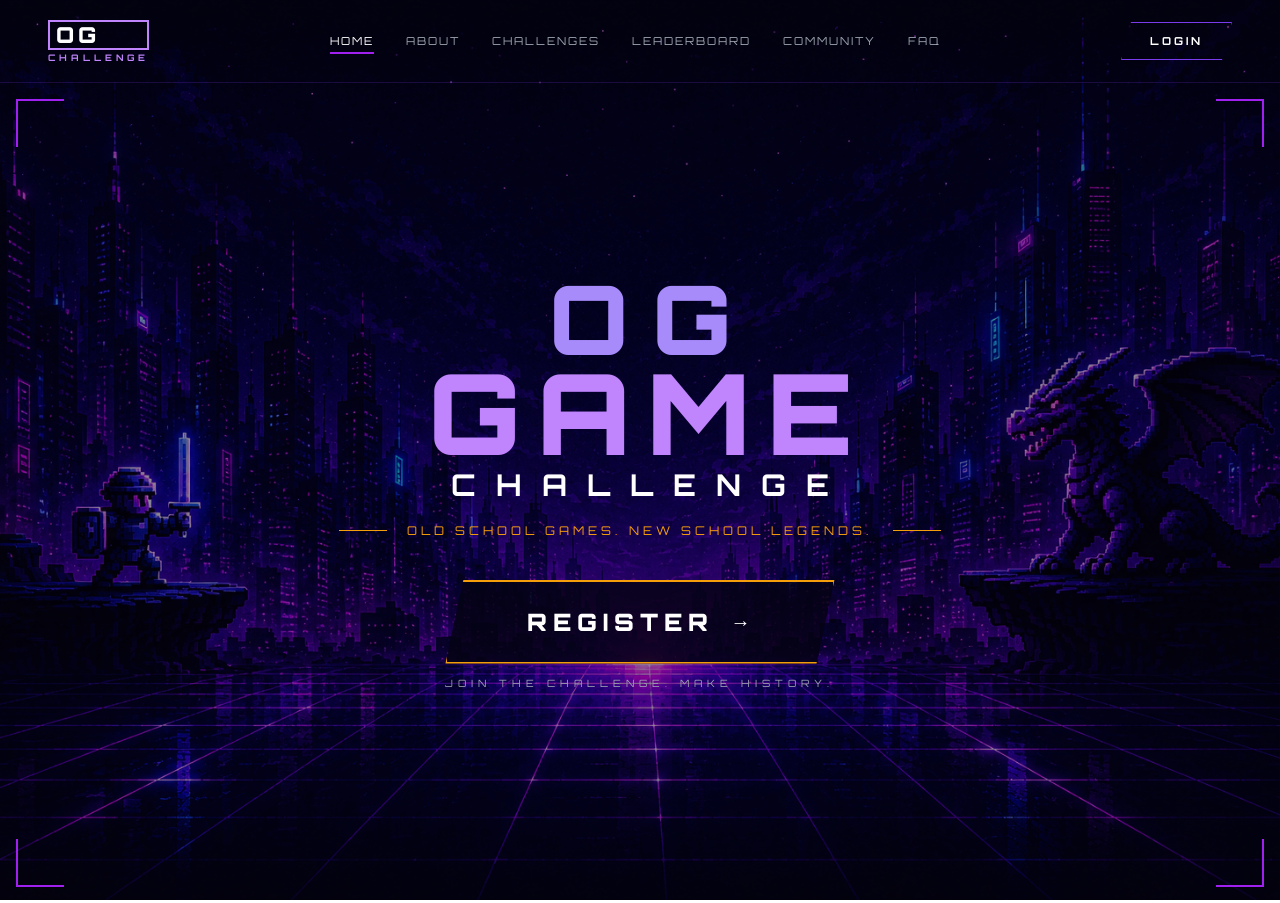
<file: og-game-challenge/index.html>
<!DOCTYPE html>
<html lang="en">
<head>
  <meta charset="UTF-8" />
  <meta name="viewport" content="width=device-width, initial-scale=1.0" />
  <title>OG Game Challenge</title>
  <link rel="preconnect" href="https://fonts.googleapis.com" />
  <link rel="preconnect" href="https://fonts.gstatic.com" crossorigin />
  <link href="https://fonts.googleapis.com/css2?family=Orbitron:wght@400;700;900&family=Rajdhani:wght@400;600;700&display=swap" rel="stylesheet" />
  <link rel="stylesheet" href="css/global.css" />
  <link rel="stylesheet" href="css/index.css" />
</head>
<body>

  <!-- ═══════════════════════════════════════
       NAVBAR
  ══════════════════════════════════════════ -->
  <nav class="navbar">
    <div class="navbar__logo">
      <span class="navbar__logo-og">OG</span>
      <span class="navbar__logo-sub">CHALLENGE</span>
    </div>

    <ul class="navbar__links">
      <li><a href="index.html" class="navbar__link navbar__link--active">HOME</a></li>
      <li><a href="#about" class="navbar__link">ABOUT</a></li>
      <li><a href="games.html" class="navbar__link">CHALLENGES</a></li>
      <li><a href="leaderboard.html" class="navbar__link">LEADERBOARD</a></li>
      <li><a href="#community" class="navbar__link">COMMUNITY</a></li>
      <li><a href="#faq" class="navbar__link">FAQ</a></li>
    </ul>

    <a href="login.html" class="navbar__login">LOGIN</a>
  </nav>

  <!-- ═══════════════════════════════════════
       HERO
  ══════════════════════════════════════════ -->
  <main class="hero">

    <!-- Coins décoratifs HUD -->
    <span class="hud-corner hud-corner--tl"></span>
    <span class="hud-corner hud-corner--tr"></span>
    <span class="hud-corner hud-corner--bl"></span>
    <span class="hud-corner hud-corner--br"></span>

    <!-- Titre principal -->
    <div class="hero__titles">
      <h1 class="hero__og">OG</h1>
      <h1 class="hero__game">GAME</h1>
      <h2 class="hero__challenge">CHALLENGE</h2>
    </div>

    <!-- Tagline -->
    <p class="hero__tagline">
      <span class="hero__tagline-line"></span>
      OLD SCHOOL GAMES. NEW SCHOOL LEGENDS.
      <span class="hero__tagline-line"></span>
    </p>

    <!-- CTA Register -->
    <div class="hero__cta">
      <a href="register.html" class="btn-register">
        REGISTER <span class="btn-register__arrow">→</span>
      </a>
      <p class="hero__cta-sub">JOIN THE CHALLENGE. MAKE HISTORY.</p>
    </div>

  </main>

</body>
</html>
</file>
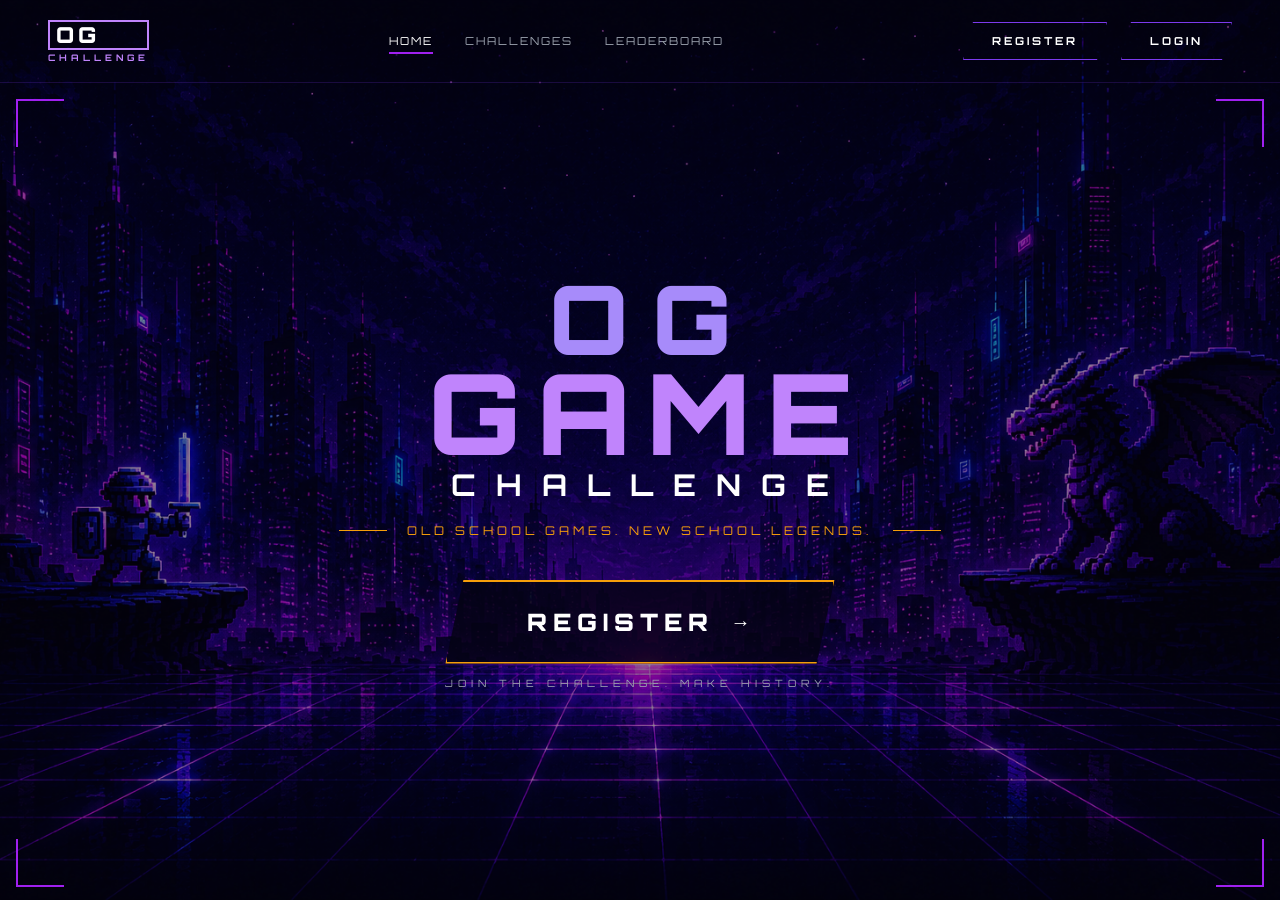
<file: og-game-challenge/frontend/html/index.html>
<!DOCTYPE html>
<html lang="en">
<head>
  <meta charset="UTF-8" />
  <meta name="viewport" content="width=device-width, initial-scale=1.0" />
  <title>OG Game Challenge</title>
  <link rel="preconnect" href="https://fonts.googleapis.com" />
  <link rel="preconnect" href="https://fonts.gstatic.com" crossorigin />
  <link href="https://fonts.googleapis.com/css2?family=Orbitron:wght@400;700;900&family=Rajdhani:wght@400;600;700&display=swap" rel="stylesheet" />
  <link rel="stylesheet" href="../css/global.css" />
  <link rel="stylesheet" href="../css/index.css" />
</head>
<body>

  <!-- ═══════════════════════════════════════
       NAVBAR
  ══════════════════════════════════════════ -->
  <nav class="navbar">
    <div class="navbar__logo">
      <span class="navbar__logo-og">OG</span>
      <span class="navbar__logo-sub">CHALLENGE</span>
    </div>

    <ul class="navbar__links">
      <li><a href="index.html" class="navbar__link navbar__link--active">HOME</a></li>
      <li><a href="games.html" class="navbar__link">CHALLENGES</a></li>
      <li><a href="leaderboard.html" class="navbar__link">LEADERBOARD</a></li>
    </ul>

    <div id="authArea"></div>
  </nav>

  <!-- ═══════════════════════════════════════
       HERO
  ══════════════════════════════════════════ -->
  <main class="hero">

    <!-- Coins décoratifs HUD -->
    <span class="hud-corner hud-corner--tl"></span>
    <span class="hud-corner hud-corner--tr"></span>
    <span class="hud-corner hud-corner--bl"></span>
    <span class="hud-corner hud-corner--br"></span>

    <!-- Titre principal -->
    <div class="hero__titles">
      <h1 class="hero__og">OG</h1>
      <h1 class="hero__game">GAME</h1>
      <h2 class="hero__challenge">CHALLENGE</h2>
    </div>

    <!-- Tagline -->
    <p class="hero__tagline">
      <span class="hero__tagline-line"></span>
      OLD SCHOOL GAMES. NEW SCHOOL LEGENDS.
      <span class="hero__tagline-line"></span>
    </p>

    <!-- CTA Register -->
    <div class="hero__cta" id="registerSection">
      <a href="register.html" class="btn-register">
        REGISTER <span class="btn-register__arrow">→</span>
      </a>

      <p class="hero__cta-sub">
        JOIN THE CHALLENGE. MAKE HISTORY.
      </p>
    </div>

  </main>
<script src="../js/session.js"></script>

</body>
</html>
</file>
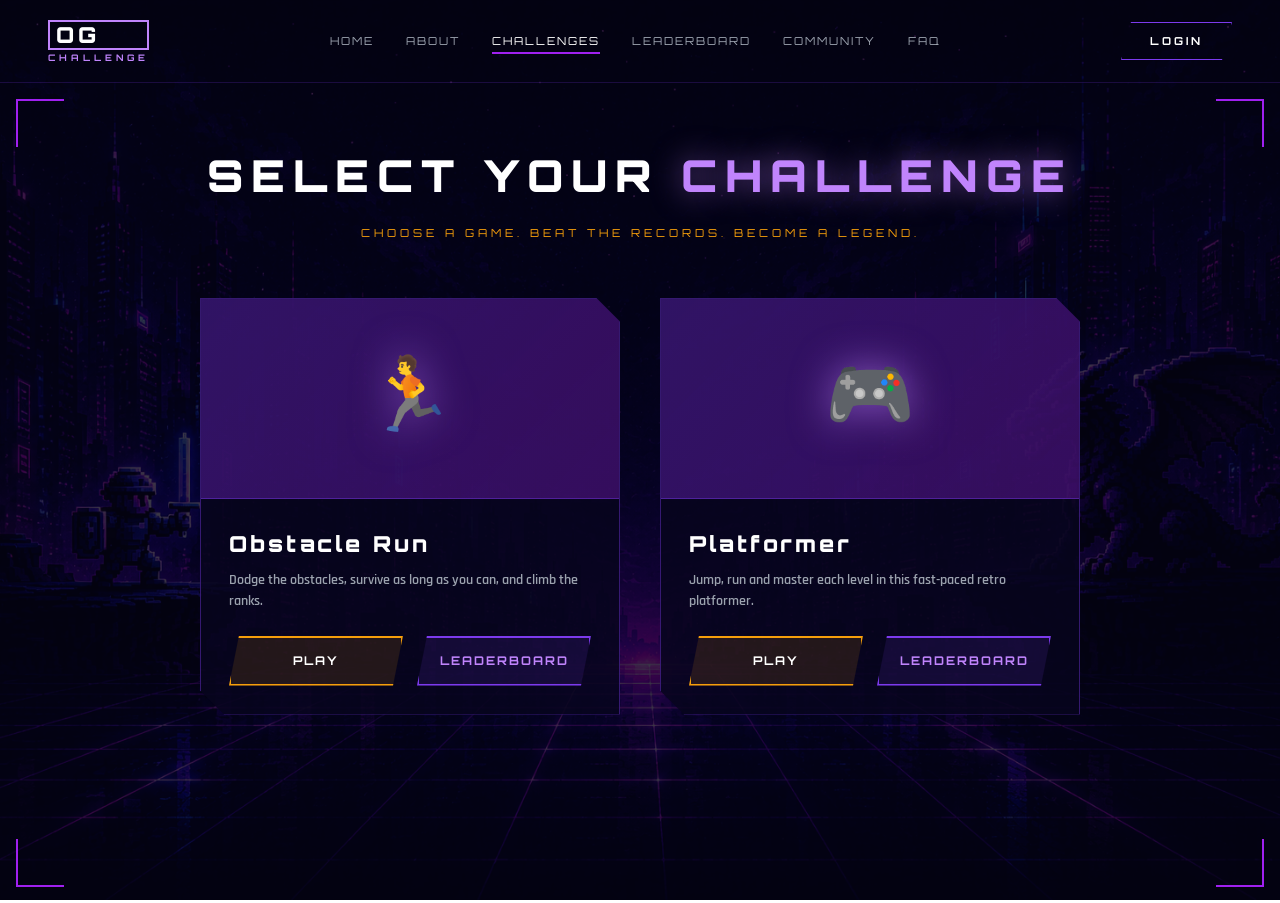
<file: og-game-challenge/games.html>
<!DOCTYPE html>
<html lang="en">
<head>
  <meta charset="UTF-8" />
  <meta name="viewport" content="width=device-width, initial-scale=1.0" />
  <title>Challenges — OG Game Challenge</title>
  <link rel="preconnect" href="https://fonts.googleapis.com" />
  <link rel="preconnect" href="https://fonts.gstatic.com" crossorigin />
  <link href="https://fonts.googleapis.com/css2?family=Orbitron:wght@400;700;900&family=Rajdhani:wght@400;600;700&display=swap" rel="stylesheet" />
  <link rel="stylesheet" href="css/global.css" />
  <link rel="stylesheet" href="css/games.css" />
</head>
<body>

  <!-- NAVBAR -->
  <nav class="navbar">
    <div class="navbar__logo">
      <span class="navbar__logo-og">OG</span>
      <span class="navbar__logo-sub">CHALLENGE</span>
    </div>
    <ul class="navbar__links">
      <li><a href="index.html" class="navbar__link">HOME</a></li>
      <li><a href="#" class="navbar__link">ABOUT</a></li>
      <li><a href="games.html" class="navbar__link navbar__link--active">CHALLENGES</a></li>
      <li><a href="leaderboard.html" class="navbar__link">LEADERBOARD</a></li>
      <li><a href="#" class="navbar__link">COMMUNITY</a></li>
      <li><a href="#" class="navbar__link">FAQ</a></li>
    </ul>
    <a href="login.html" class="navbar__login">LOGIN</a>
  </nav>

  <!-- GAMES -->
  <main class="games">

    <span class="hud-corner hud-corner--tl"></span>
    <span class="hud-corner hud-corner--tr"></span>
    <span class="hud-corner hud-corner--bl"></span>
    <span class="hud-corner hud-corner--br"></span>

    <div class="games__header">
      <h1 class="games__title">SELECT YOUR <span>CHALLENGE</span></h1>
      <p class="games__sub">CHOOSE A GAME. BEAT THE RECORDS. BECOME A LEGEND.</p>
    </div>

    <!-- Les cartes sont injectées par JS -->
    <div class="games__grid" id="gamesGrid"></div>

  </main>

  <script src="js/games.js"></script>
</body>
</html>
</file>
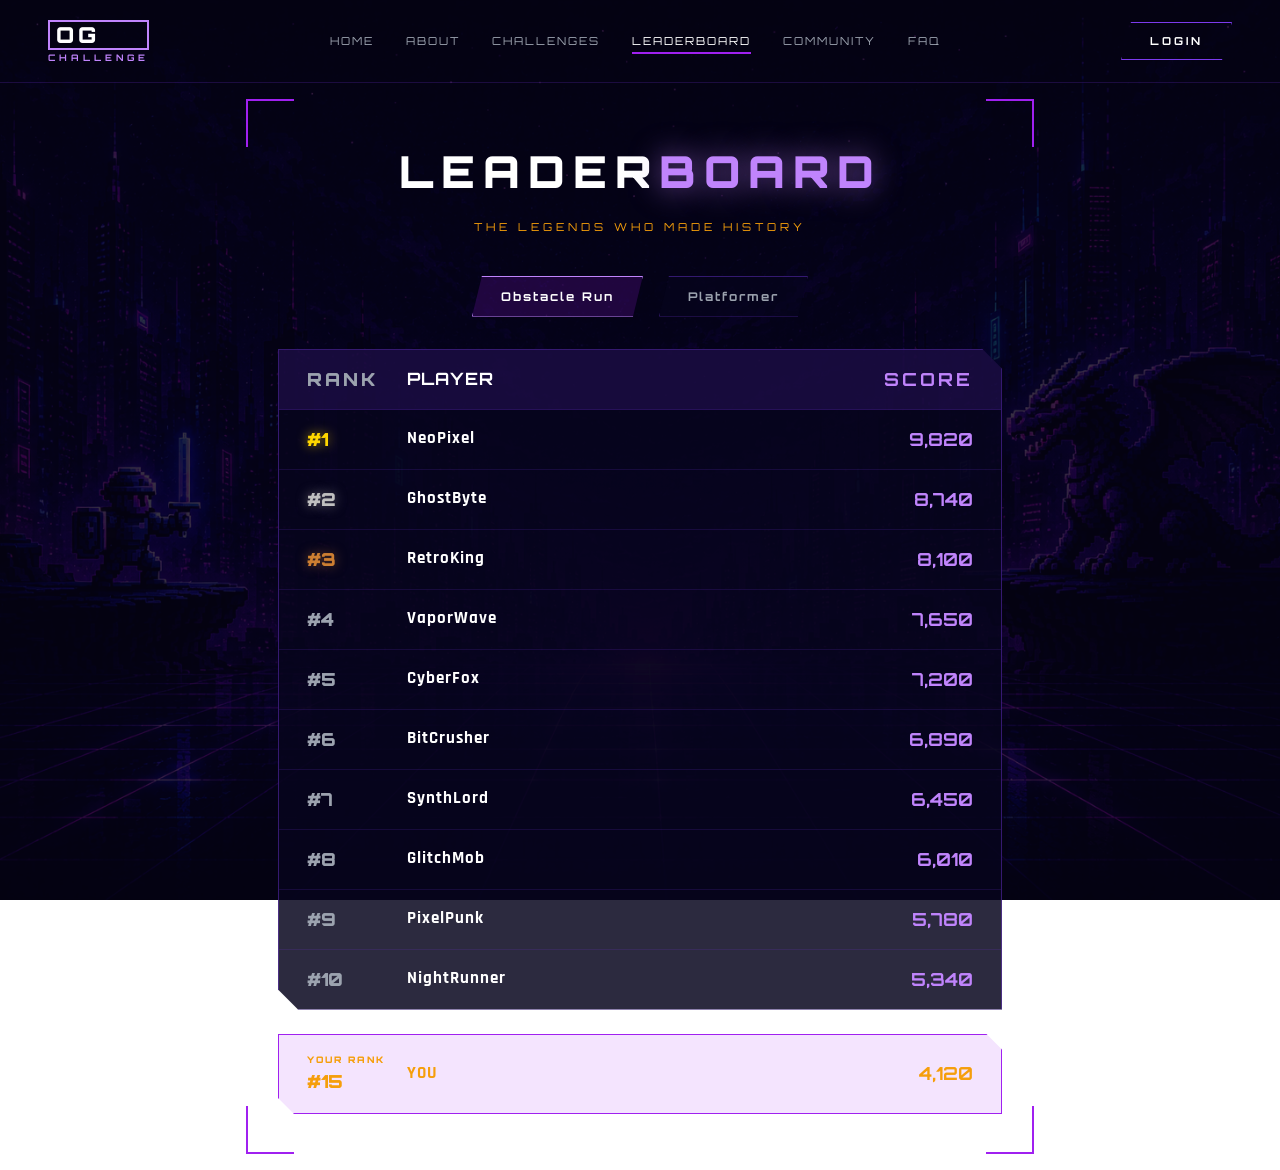
<file: og-game-challenge/leaderboard.html>
<!DOCTYPE html>
<html lang="en">
<head>
  <meta charset="UTF-8" />
  <meta name="viewport" content="width=device-width, initial-scale=1.0" />
  <title>Leaderboard — OG Game Challenge</title>
  <link rel="preconnect" href="https://fonts.googleapis.com" />
  <link rel="preconnect" href="https://fonts.gstatic.com" crossorigin />
  <link href="https://fonts.googleapis.com/css2?family=Orbitron:wght@400;700;900&family=Rajdhani:wght@400;600;700&display=swap" rel="stylesheet" />
  <link rel="stylesheet" href="css/global.css" />
  <link rel="stylesheet" href="css/leaderboard.css" />
</head>
<body>

  <!-- NAVBAR -->
  <nav class="navbar">
    <div class="navbar__logo">
      <span class="navbar__logo-og">OG</span>
      <span class="navbar__logo-sub">CHALLENGE</span>
    </div>
    <ul class="navbar__links">
      <li><a href="index.html" class="navbar__link">HOME</a></li>
      <li><a href="#" class="navbar__link">ABOUT</a></li>
      <li><a href="games.html" class="navbar__link">CHALLENGES</a></li>
      <li><a href="leaderboard.html" class="navbar__link navbar__link--active">LEADERBOARD</a></li>
      <li><a href="#" class="navbar__link">COMMUNITY</a></li>
      <li><a href="#" class="navbar__link">FAQ</a></li>
    </ul>
    <a href="login.html" class="navbar__login">LOGIN</a>
  </nav>

  <!-- LEADERBOARD -->
  <main class="leaderboard">

    <span class="hud-corner hud-corner--tl"></span>
    <span class="hud-corner hud-corner--tr"></span>
    <span class="hud-corner hud-corner--bl"></span>
    <span class="hud-corner hud-corner--br"></span>

    <div class="leaderboard__header">
      <h1 class="leaderboard__title">LEADER<span>BOARD</span></h1>
      <p class="leaderboard__sub">THE LEGENDS WHO MADE HISTORY</p>
    </div>

    <!-- Sélecteur de jeu -->
    <div class="leaderboard__tabs" id="gameTabs"></div>

    <!-- Tableau -->
    <div class="leaderboard__card">
      <div class="leaderboard__row leaderboard__row--head">
        <span class="col-rank">RANK</span>
        <span class="col-player">PLAYER</span>
        <span class="col-score">SCORE</span>
      </div>
      <div id="leaderboardBody"></div>
    </div>

    <!-- Rang du joueur -->
    <div class="leaderboard__you" id="playerRank"></div>

  </main>

  <script src="js/leaderboard.js"></script>
</body>
</html>
</file>
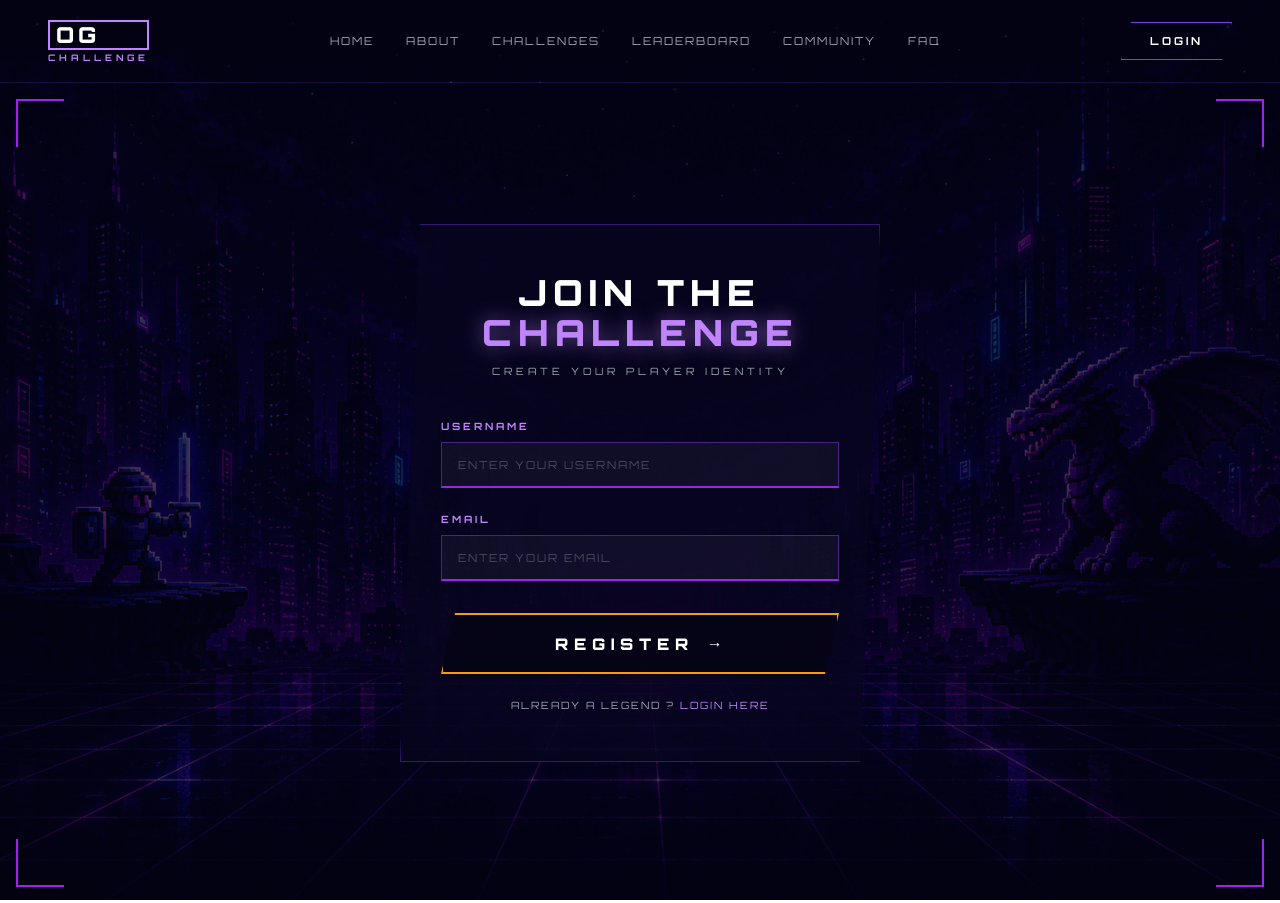
<file: og-game-challenge/register.html>
<!DOCTYPE html>
<html lang="en">
<head>
  <meta charset="UTF-8" />
  <meta name="viewport" content="width=device-width, initial-scale=1.0" />
  <title>Register — OG Game Challenge</title>
  <link rel="preconnect" href="https://fonts.googleapis.com" />
  <link rel="preconnect" href="https://fonts.gstatic.com" crossorigin />
  <link href="https://fonts.googleapis.com/css2?family=Orbitron:wght@400;700;900&family=Rajdhani:wght@400;600;700&display=swap" rel="stylesheet" />
  <link rel="stylesheet" href="css/global.css" />
  <link rel="stylesheet" href="css/register.css" />
</head>
<body>

  <!-- NAVBAR -->
  <nav class="navbar">
    <div class="navbar__logo">
      <span class="navbar__logo-og">OG</span>
      <span class="navbar__logo-sub">CHALLENGE</span>
    </div>
    <ul class="navbar__links">
      <li><a href="index.html" class="navbar__link">HOME</a></li>
      <li><a href="#" class="navbar__link">ABOUT</a></li>
      <li><a href="games.html" class="navbar__link">CHALLENGES</a></li>
      <li><a href="leaderboard.html" class="navbar__link">LEADERBOARD</a></li>
      <li><a href="#" class="navbar__link">COMMUNITY</a></li>
      <li><a href="#" class="navbar__link">FAQ</a></li>
    </ul>
    <a href="login.html" class="navbar__login">LOGIN</a>
  </nav>

  <!-- REGISTER FORM -->
  <main class="register">

    <span class="hud-corner hud-corner--tl"></span>
    <span class="hud-corner hud-corner--tr"></span>
    <span class="hud-corner hud-corner--bl"></span>
    <span class="hud-corner hud-corner--br"></span>

    <div class="register__card">

      <div class="register__header">
        <h1 class="register__title">JOIN THE<br><span>CHALLENGE</span></h1>
        <p class="register__sub">CREATE YOUR PLAYER IDENTITY</p>
      </div>

      <div class="register__form">

        <div class="form-group">
          <label class="form-label" for="username">USERNAME</label>
          <input
            class="form-input"
            type="text"
            id="username"
            name="username"
            placeholder="ENTER YOUR USERNAME"
            maxlength="20"
          />
        </div>

        <div class="form-group">
          <label class="form-label" for="email">EMAIL</label>
          <input
            class="form-input"
            type="email"
            id="email"
            name="email"
            placeholder="ENTER YOUR EMAIL"
          />
        </div>

        <button class="btn-submit" id="registerBtn">
          REGISTER <span>→</span>
        </button>

        <p class="register__login-link">
          ALREADY A LEGEND ? <a href="login.html">LOGIN HERE</a>
        </p>

      </div>
    </div>
  </main>

  <script src="js/register.js"></script>
</body>
</html>
</file>
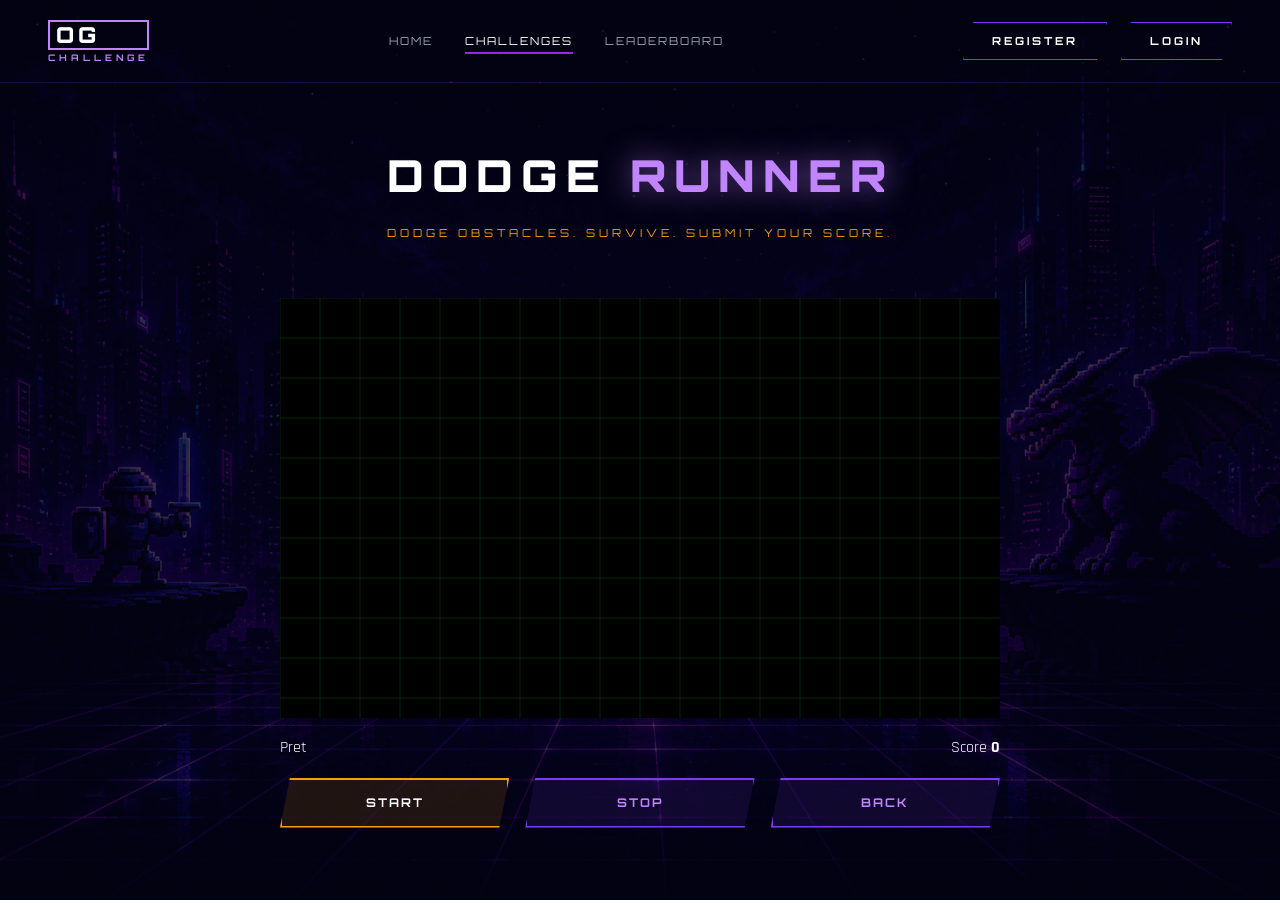
<file: og-game-challenge/frontend/html/game-dodge-runner.html>
<!DOCTYPE html>
<html lang="en">
<head>
  <meta charset="UTF-8" />
  <meta name="viewport" content="width=device-width, initial-scale=1.0" />
  <title>Dodge Runner — OG Game Challenge</title>

  <link rel="preconnect" href="https://fonts.googleapis.com" />
  <link rel="preconnect" href="https://fonts.gstatic.com" crossorigin />
  <link href="https://fonts.googleapis.com/css2?family=Orbitron:wght@400;700;900&family=Rajdhani:wght@400;600;700&display=swap" rel="stylesheet" />

  <link rel="stylesheet" href="../css/global.css" />
  <link rel="stylesheet" href="../css/games.css" />
</head>
<body>

  <nav class="navbar">
    <div class="navbar__logo">
      <span class="navbar__logo-og">OG</span>
      <span class="navbar__logo-sub">CHALLENGE</span>
    </div>

    <ul class="navbar__links">
      <li><a href="index.html" class="navbar__link">HOME</a></li>
      <li><a href="games.html" class="navbar__link navbar__link--active">CHALLENGES</a></li>
      <li><a href="leaderboard.html" class="navbar__link">LEADERBOARD</a></li>
    </ul>

    <div id="authArea"></div>
  </nav>

  <main class="games">
    <div class="games__header">
      <h1 class="games__title">DODGE <span>RUNNER</span></h1>
      <p class="games__sub">DODGE OBSTACLES. SURVIVE. SUBMIT YOUR SCORE.</p>
    </div>

    <div class="game-layout">
      <div class="canvas-wrap">
        <canvas id="gameCanvas" width="720" height="420"></canvas>
      </div>

      <div class="game-status">
        <div class="status-text" id="statusText">Ready</div>

        <div class="score-box">
          <span>Score</span>
          <strong class="score-value" id="scoreValue">0</strong>
        </div>
      </div>

      <div class="game-actions">
        <button class="game-card__btn game-card__btn--play" id="startButton">
          START
        </button>

        <button class="game-card__btn game-card__btn--board" id="stopButton">
          STOP
        </button>

        <a class="game-card__btn game-card__btn--board" href="games.html">
          BACK
        </a>
      </div>
    </div>
  </main>

  <script src="../js/api.js"></script>
  <script src="../js/session.js"></script>
  <script src="../js/score-adapter.js"></script>
  <script src="../js/games/dodge_runner.js"></script>

  <script>
    const canvas = document.getElementById("gameCanvas");
    const scoreElement = document.getElementById("scoreValue");
    const messageElement = document.getElementById("statusText");
    const startButton = document.getElementById("startButton");
    const stopButton = document.getElementById("stopButton");

    const game = window.createDodgeRunner({
      canvas: canvas,
      scoreElement: scoreElement,
      messageElement: messageElement
    });

    startButton.addEventListener("click", () => {
      game.start();
    });

    stopButton.addEventListener("click", () => {
      game.stop(true);
    });
  </script>
</body>
</html>
</file>
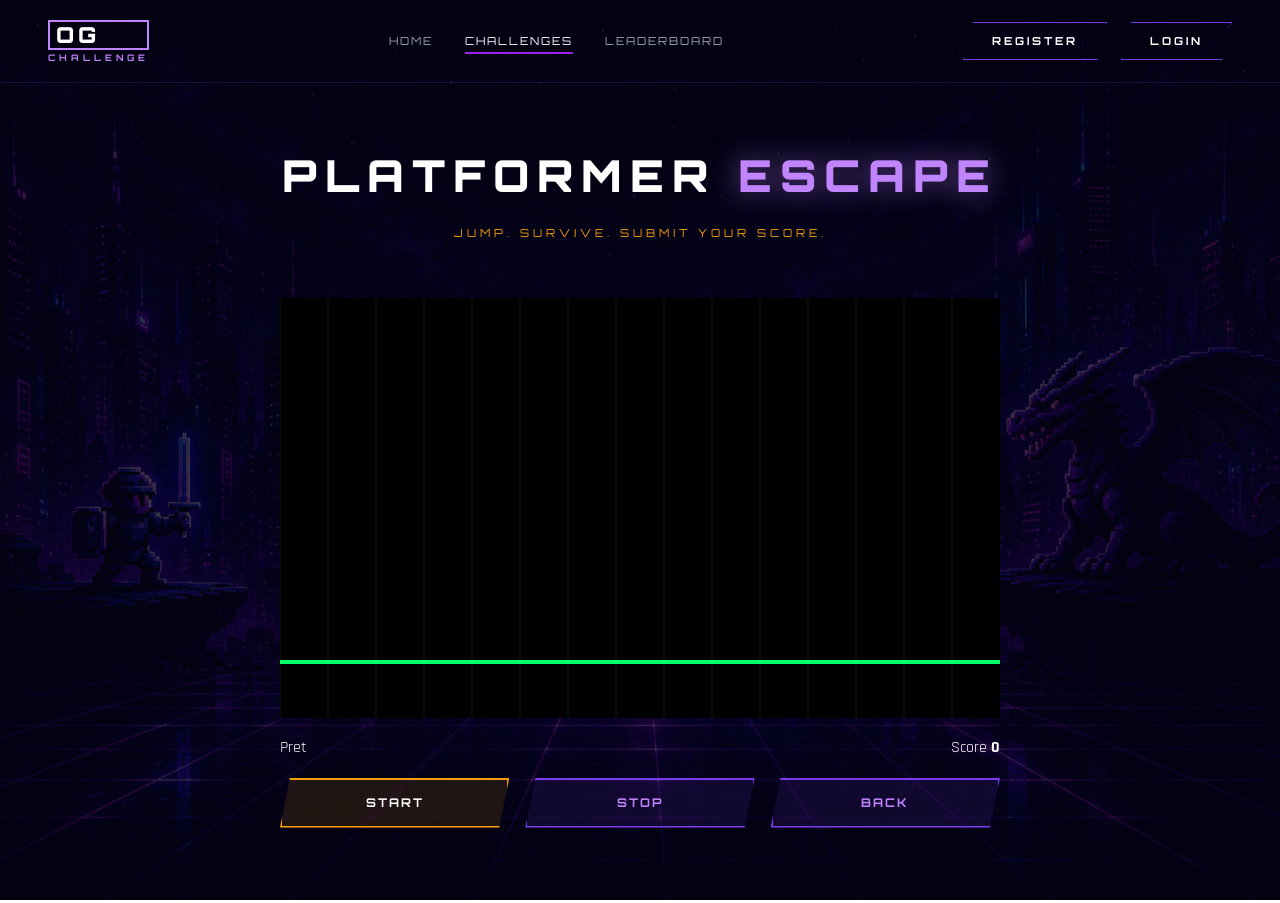
<file: og-game-challenge/frontend/html/game-platformer-escape.html>
<!DOCTYPE html>
<html lang="en">
<head>
  <meta charset="UTF-8" />
  <meta name="viewport" content="width=device-width, initial-scale=1.0" />
  <title>Platformer Escape — OG Game Challenge</title>

  <link rel="preconnect" href="https://fonts.googleapis.com" />
  <link rel="preconnect" href="https://fonts.gstatic.com" crossorigin />
  <link href="https://fonts.googleapis.com/css2?family=Orbitron:wght@400;700;900&family=Rajdhani:wght@400;600;700&display=swap" rel="stylesheet" />

  <link rel="stylesheet" href="../css/global.css" />
  <link rel="stylesheet" href="../css/games.css" />
</head>
<body>

  <nav class="navbar">
    <div class="navbar__logo">
      <span class="navbar__logo-og">OG</span>
      <span class="navbar__logo-sub">CHALLENGE</span>
    </div>

    <ul class="navbar__links">
      <li><a href="index.html" class="navbar__link">HOME</a></li>
      <li><a href="games.html" class="navbar__link navbar__link--active">CHALLENGES</a></li>
      <li><a href="leaderboard.html" class="navbar__link">LEADERBOARD</a></li>
    </ul>

    <div id="authArea"></div>
  </nav>

  <main class="games">
    <div class="games__header">
      <h1 class="games__title">PLATFORMER <span>ESCAPE</span></h1>
      <p class="games__sub">JUMP. SURVIVE. SUBMIT YOUR SCORE.</p>
    </div>

    <div class="game-layout">

      <div class="canvas-wrap">
        <canvas id="gameCanvas" width="720" height="420"></canvas>
      </div>

      <div class="game-status">
        <div class="status-text" id="statusText">Ready</div>

        <div class="score-box">
          <span>Score</span>
          <strong class="score-value" id="scoreValue">0</strong>
        </div>
      </div>

      <div class="game-actions">
        <button class="game-card__btn game-card__btn--play" id="startButton">
          START
        </button>

        <button class="game-card__btn game-card__btn--board" id="stopButton">
          STOP
        </button>

        <a class="game-card__btn game-card__btn--board" href="games.html">
          BACK
        </a>
      </div>

    </div>
  </main>

  <script src="../js/api.js"></script>
  <script src="../js/session.js"></script>
  <script src="../js/score-adapter.js"></script>
  <script src="../js/games/platformer_escape.js"></script>

  <script>
    const canvas = document.getElementById("gameCanvas");
    const scoreElement = document.getElementById("scoreValue");
    const messageElement = document.getElementById("statusText");
    const startButton = document.getElementById("startButton");
    const stopButton = document.getElementById("stopButton");

    const game = window.createPlatformerEscape({
      canvas: canvas,
      scoreElement: scoreElement,
      messageElement: messageElement
    });

    startButton.addEventListener("click", () => {
      game.start();
    });

    stopButton.addEventListener("click", () => {
      game.stop(true);
    });
  </script>

</body>
</html>
</file>
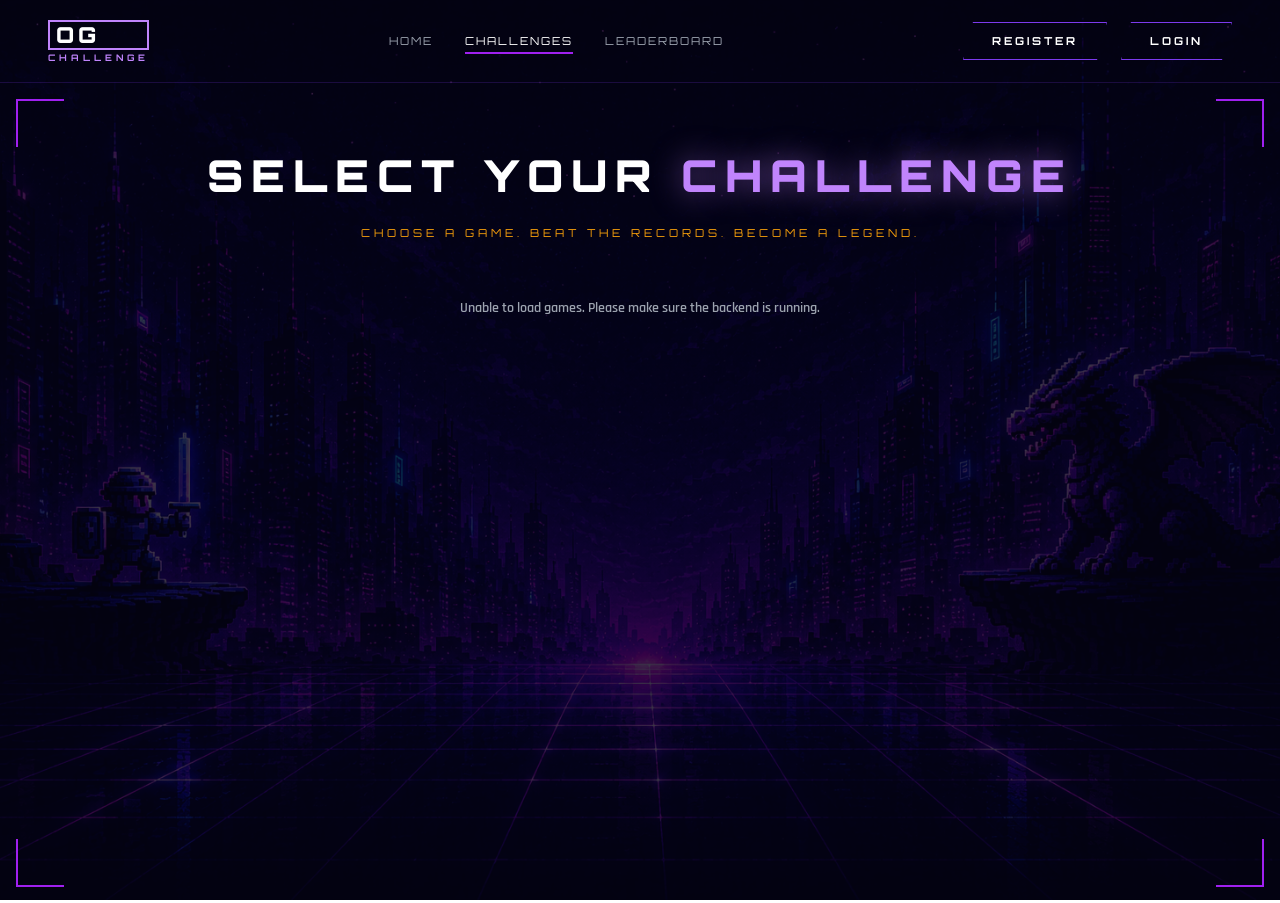
<file: og-game-challenge/frontend/html/games.html>
<!DOCTYPE html>
<html lang="en">
<head>
  <meta charset="UTF-8" />
  <meta name="viewport" content="width=device-width, initial-scale=1.0" />
  <title>Challenges — OG Game Challenge</title>
  <link rel="preconnect" href="https://fonts.googleapis.com" />
  <link rel="preconnect" href="https://fonts.gstatic.com" crossorigin />
  <link href="https://fonts.googleapis.com/css2?family=Orbitron:wght@400;700;900&family=Rajdhani:wght@400;600;700&display=swap" rel="stylesheet" />
  <link rel="stylesheet" href="../css/global.css" />
  <link rel="stylesheet" href="../css/games.css" />
</head>
<body>

  <!-- NAVBAR -->
  <nav class="navbar">
    <div class="navbar__logo">
      <span class="navbar__logo-og">OG</span>
      <span class="navbar__logo-sub">CHALLENGE</span>
    </div>
    <ul class="navbar__links">
      <li><a href="index.html" class="navbar__link">HOME</a></li>
      <li><a href="games.html" class="navbar__link navbar__link--active">CHALLENGES</a></li>
      <li><a href="leaderboard.html" class="navbar__link">LEADERBOARD</a></li>
    </ul>
    <div id="authArea"></div>
  </nav>

  <!-- GAMES -->
  <main class="games">

    <span class="hud-corner hud-corner--tl"></span>
    <span class="hud-corner hud-corner--tr"></span>
    <span class="hud-corner hud-corner--bl"></span>
    <span class="hud-corner hud-corner--br"></span>

    <div class="games__header">
      <h1 class="games__title">SELECT YOUR <span>CHALLENGE</span></h1>
      <p class="games__sub">CHOOSE A GAME. BEAT THE RECORDS. BECOME A LEGEND.</p>
    </div>

    <!-- Les cartes sont injectées par JS -->
    <div class="games__grid" id="gamesGrid"></div>

  </main>
  <script src="../js/api.js"></script>
  <script src="../js/session.js"></script>
  <script src="../js/games.js"></script>
</body>
</html>
</file>
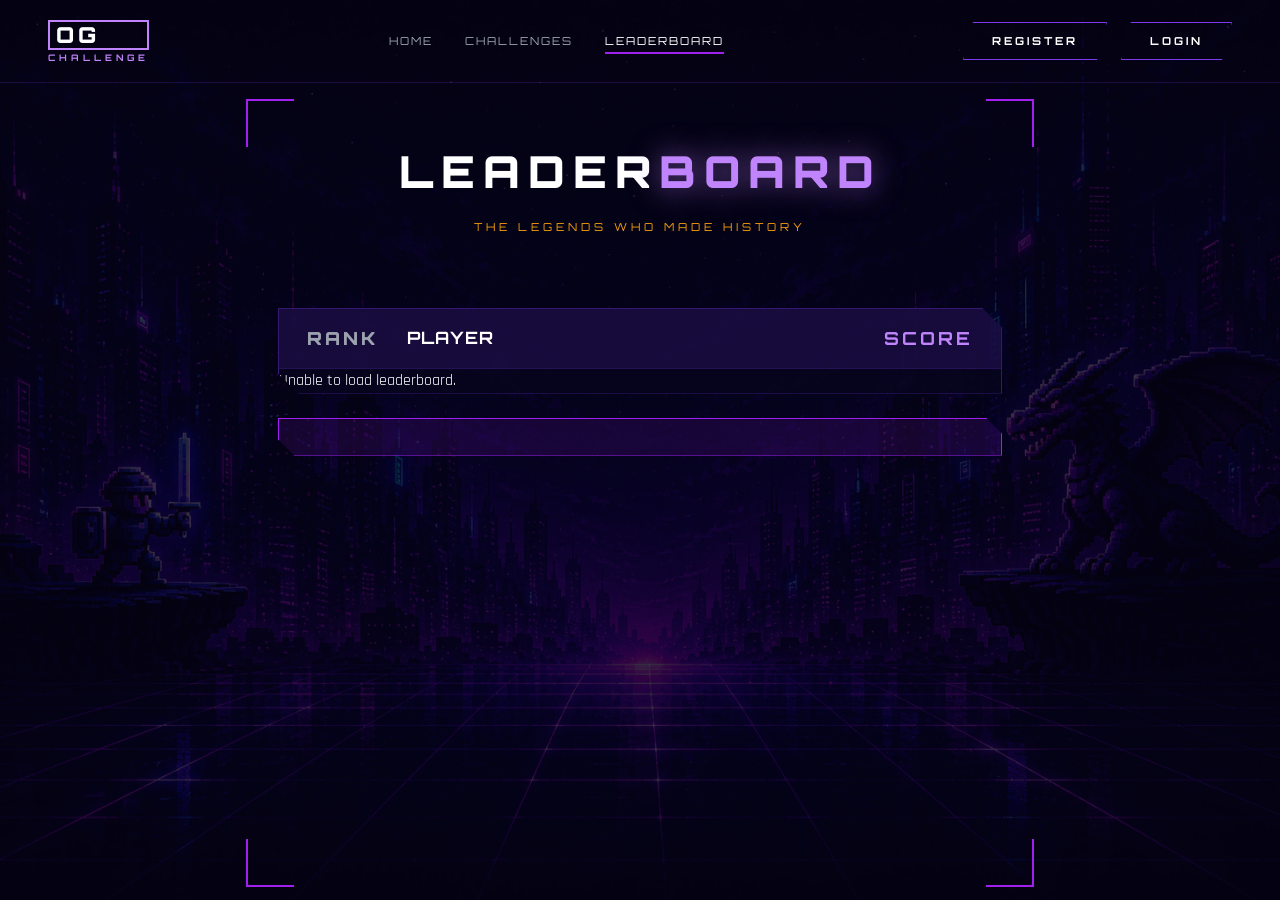
<file: og-game-challenge/frontend/html/leaderboard.html>
<!DOCTYPE html>
<html lang="en">
<head>
  <meta charset="UTF-8" />
  <meta name="viewport" content="width=device-width, initial-scale=1.0" />
  <title>Leaderboard — OG Game Challenge</title>
  <link rel="preconnect" href="https://fonts.googleapis.com" />
  <link rel="preconnect" href="https://fonts.gstatic.com" crossorigin />
  <link href="https://fonts.googleapis.com/css2?family=Orbitron:wght@400;700;900&family=Rajdhani:wght@400;600;700&display=swap" rel="stylesheet" />
  <link rel="stylesheet" href="../css/global.css" />
  <link rel="stylesheet" href="../css/leaderboard.css" />
</head>
<body>

  <!-- NAVBAR -->
  <nav class="navbar">
    <div class="navbar__logo">
      <span class="navbar__logo-og">OG</span>
      <span class="navbar__logo-sub">CHALLENGE</span>
    </div>
    <ul class="navbar__links">
      <li><a href="index.html" class="navbar__link">HOME</a></li>
      <li><a href="games.html" class="navbar__link">CHALLENGES</a></li>
      <li><a href="leaderboard.html" class="navbar__link navbar__link--active">LEADERBOARD</a></li>
    </ul>
    <div id="authArea"></div>
  </nav>

  <!-- LEADERBOARD -->
  <main class="leaderboard">

    <span class="hud-corner hud-corner--tl"></span>
    <span class="hud-corner hud-corner--tr"></span>
    <span class="hud-corner hud-corner--bl"></span>
    <span class="hud-corner hud-corner--br"></span>

    <div class="leaderboard__header">
      <h1 class="leaderboard__title">LEADER<span>BOARD</span></h1>
      <p class="leaderboard__sub">THE LEGENDS WHO MADE HISTORY</p>
    </div>

    <!-- Sélecteur de jeu -->
    <div class="leaderboard__tabs" id="gameTabs"></div>

    <!-- Tableau -->
    <div class="leaderboard__card">
      <div class="leaderboard__row leaderboard__row--head">
        <span class="col-rank">RANK</span>
        <span class="col-player">PLAYER</span>
        <span class="col-score">SCORE</span>
      </div>
      <div id="leaderboardBody"></div>
    </div>

    <!-- Rang du joueur -->
    <div class="leaderboard__you" id="playerRank"></div>

  </main>
  <script src="../js/api.js"></script>
  <script src="../js/session.js"></script>
  <script src="../js/leaderboard.js"></script>
</body>
</html>
</file>
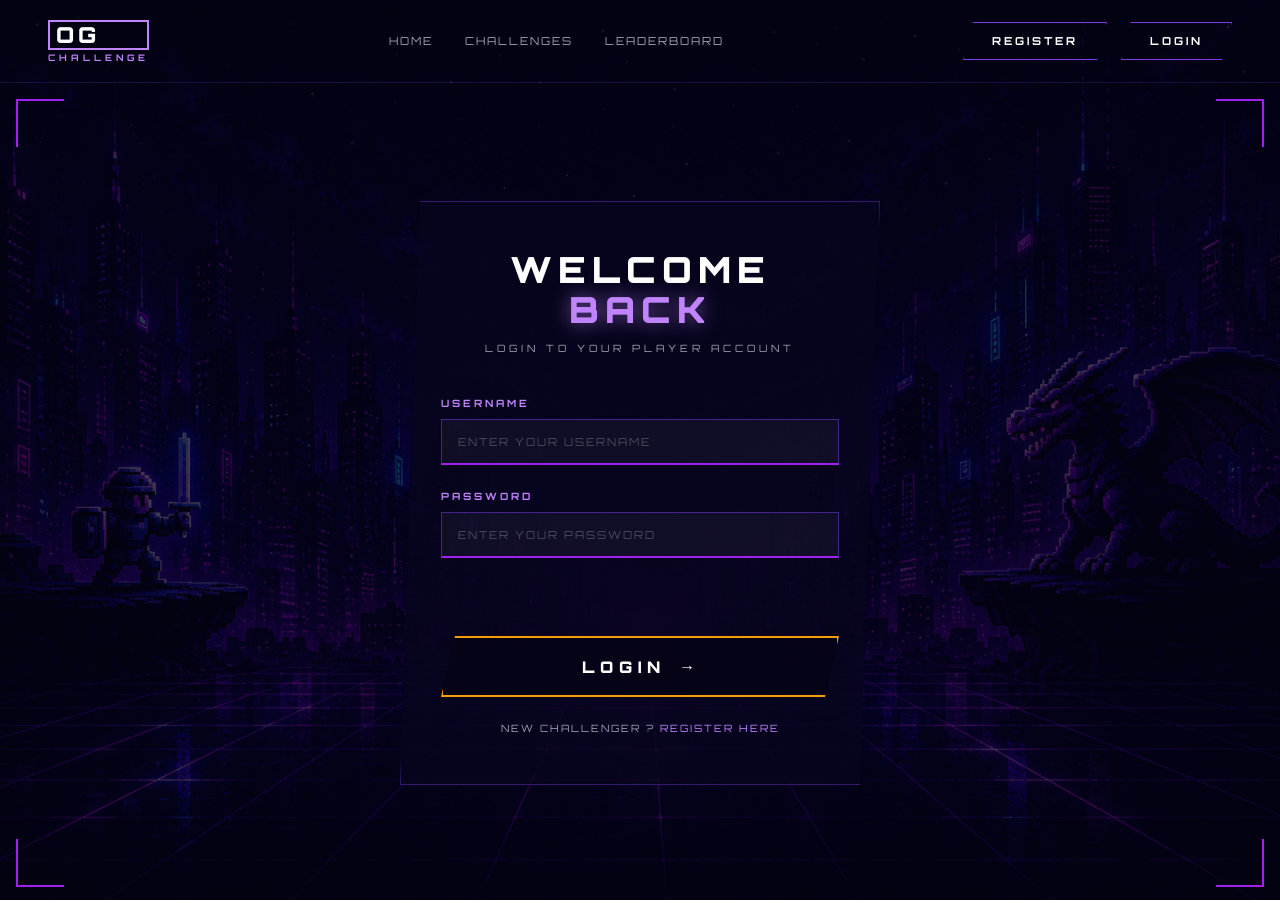
<file: og-game-challenge/frontend/html/login.html>
<!DOCTYPE html>
<html lang="en">
<head>
  <meta charset="UTF-8" />
  <meta name="viewport" content="width=device-width, initial-scale=1.0" />
  <title>Login — OG Game Challenge</title>

  <link rel="preconnect" href="https://fonts.googleapis.com" />
  <link rel="preconnect" href="https://fonts.gstatic.com" crossorigin />
  <link href="https://fonts.googleapis.com/css2?family=Orbitron:wght@400;700;900&family=Rajdhani:wght@400;600;700&display=swap" rel="stylesheet" />

  <link rel="stylesheet" href="../css/global.css" />
  <link rel="stylesheet" href="../css/register.css" />
</head>
<body>

  <nav class="navbar">
    <div class="navbar__logo">
      <span class="navbar__logo-og">OG</span>
      <span class="navbar__logo-sub">CHALLENGE</span>
    </div>

    <ul class="navbar__links">
      <li><a href="index.html" class="navbar__link">HOME</a></li>
      <li><a href="games.html" class="navbar__link">CHALLENGES</a></li>
      <li><a href="leaderboard.html" class="navbar__link">LEADERBOARD</a></li>
    </ul>

    <div id="authArea"></div>
  </nav>

  <main class="register">
    <span class="hud-corner hud-corner--tl"></span>
    <span class="hud-corner hud-corner--tr"></span>
    <span class="hud-corner hud-corner--bl"></span>
    <span class="hud-corner hud-corner--br"></span>

    <div class="register__card">
      <div class="register__header">
        <h1 class="register__title">WELCOME<br><span>BACK</span></h1>
        <p class="register__sub">LOGIN TO YOUR PLAYER ACCOUNT</p>
      </div>

      <div class="register__form">
        <div class="form-group">
          <label class="form-label" for="username">USERNAME</label>
          <input
            class="form-input"
            type="text"
            id="username"
            name="username"
            placeholder="ENTER YOUR USERNAME"
          />
        </div>

        <div class="form-group">
          <label class="form-label" for="password">PASSWORD</label>
          <input
            class="form-input"
            type="password"
            id="password"
            name="password"
            placeholder="ENTER YOUR PASSWORD"
          />
        </div>

        <p class="register__message" id="loginMessage"></p>

        <button class="btn-submit" id="loginBtn">
          LOGIN <span>→</span>
        </button>

        <p class="register__login-link">
          NEW CHALLENGER ? <a href="register.html">REGISTER HERE</a>
        </p>
      </div>
    </div>
  </main>

  <script src="../js/api.js"></script>
  <script src="../js/session.js"></script>
  <script src="../js/login.js"></script>
</body>
</html>
</file>
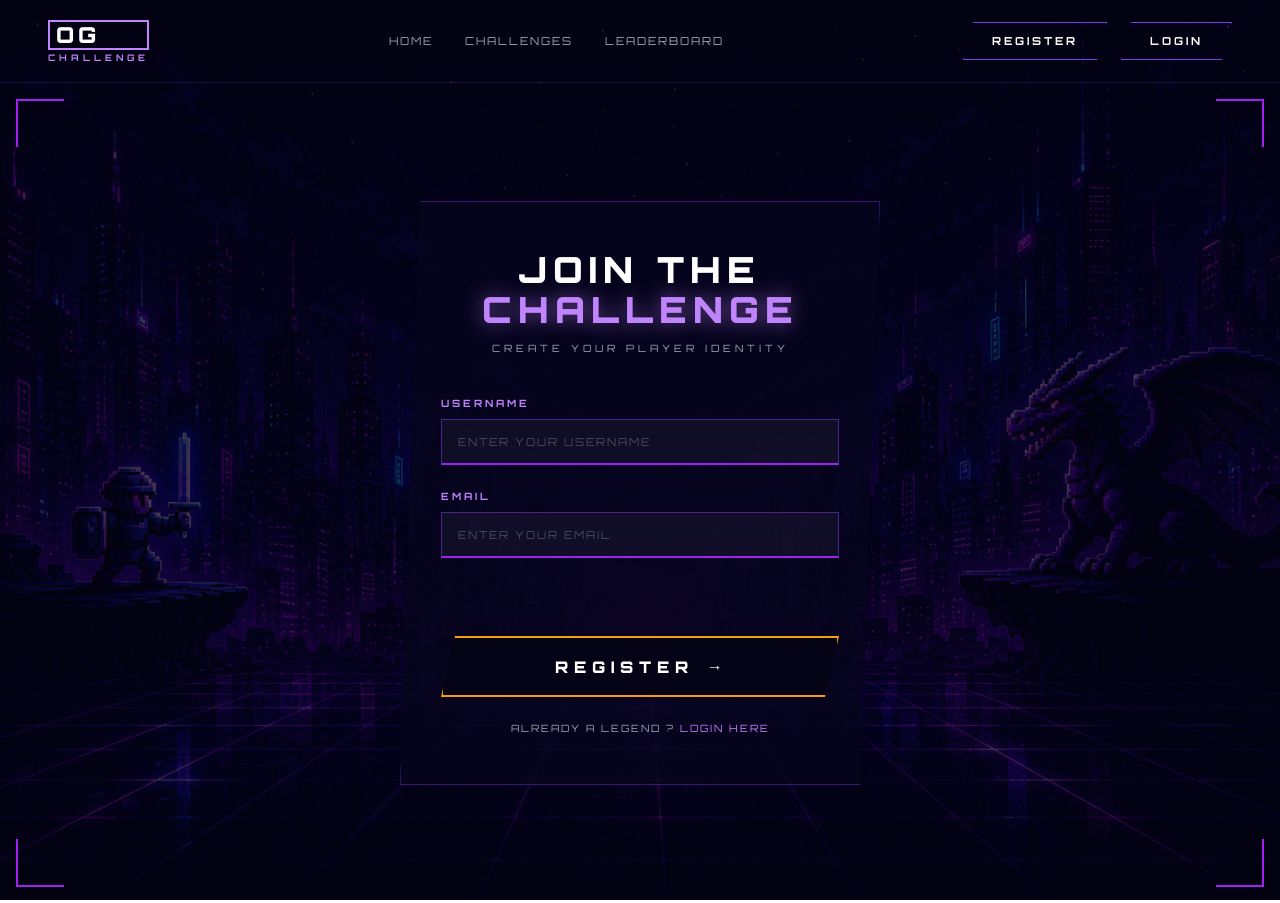
<file: og-game-challenge/frontend/html/register.html>
<!DOCTYPE html>
<html lang="en">
<head>
  <meta charset="UTF-8" />
  <meta name="viewport" content="width=device-width, initial-scale=1.0" />
  <title>Register — OG Game Challenge</title>
  <link rel="preconnect" href="https://fonts.googleapis.com" />
  <link rel="preconnect" href="https://fonts.gstatic.com" crossorigin />
  <link href="https://fonts.googleapis.com/css2?family=Orbitron:wght@400;700;900&family=Rajdhani:wght@400;600;700&display=swap" rel="stylesheet" />
  <link rel="stylesheet" href="../css/global.css" />
  <link rel="stylesheet" href="../css/register.css" />
</head>
<body>

  <!-- NAVBAR -->
  <nav class="navbar">
    <div class="navbar__logo">
      <span class="navbar__logo-og">OG</span>
      <span class="navbar__logo-sub">CHALLENGE</span>
    </div>
    <ul class="navbar__links">
      <li><a href="index.html" class="navbar__link">HOME</a></li>
      <li><a href="games.html" class="navbar__link">CHALLENGES</a></li>
      <li><a href="leaderboard.html" class="navbar__link">LEADERBOARD</a></li>
    </ul>
    <div id="authArea"></div>
  </nav>

  <!-- REGISTER FORM -->
  <main class="register">

    <span class="hud-corner hud-corner--tl"></span>
    <span class="hud-corner hud-corner--tr"></span>
    <span class="hud-corner hud-corner--bl"></span>
    <span class="hud-corner hud-corner--br"></span>

    <div class="register__card">

      <div class="register__header">
        <h1 class="register__title">JOIN THE<br><span>CHALLENGE</span></h1>
        <p class="register__sub">CREATE YOUR PLAYER IDENTITY</p>
      </div>

      <div class="register__form">

        <div class="form-group">
          <label class="form-label" for="username">USERNAME</label>
          <input
            class="form-input"
            type="text"
            id="username"
            name="username"
            placeholder="ENTER YOUR USERNAME"
            maxlength="20"
          />
        </div>

        <div class="form-group">
          <label class="form-label" for="email">EMAIL</label>
          <input
            class="form-input"
            type="email"
            id="email"
            name="email"
            placeholder="ENTER YOUR EMAIL"
          />
        </div>
        <p class="register__message" id="registerMessage"></p>
        <button class="btn-submit" id="registerBtn">
          REGISTER <span>→</span>
        </button>

        <p class="register__login-link">
          ALREADY A LEGEND ? <a href="login.html">LOGIN HERE</a>
        </p>

      </div>
    </div>
  </main>
  <script src="../js/api.js"></script>
  <script src="../js/session.js"></script>
  <script src="../js/register.js"></script>
</body>
</html>
</file>
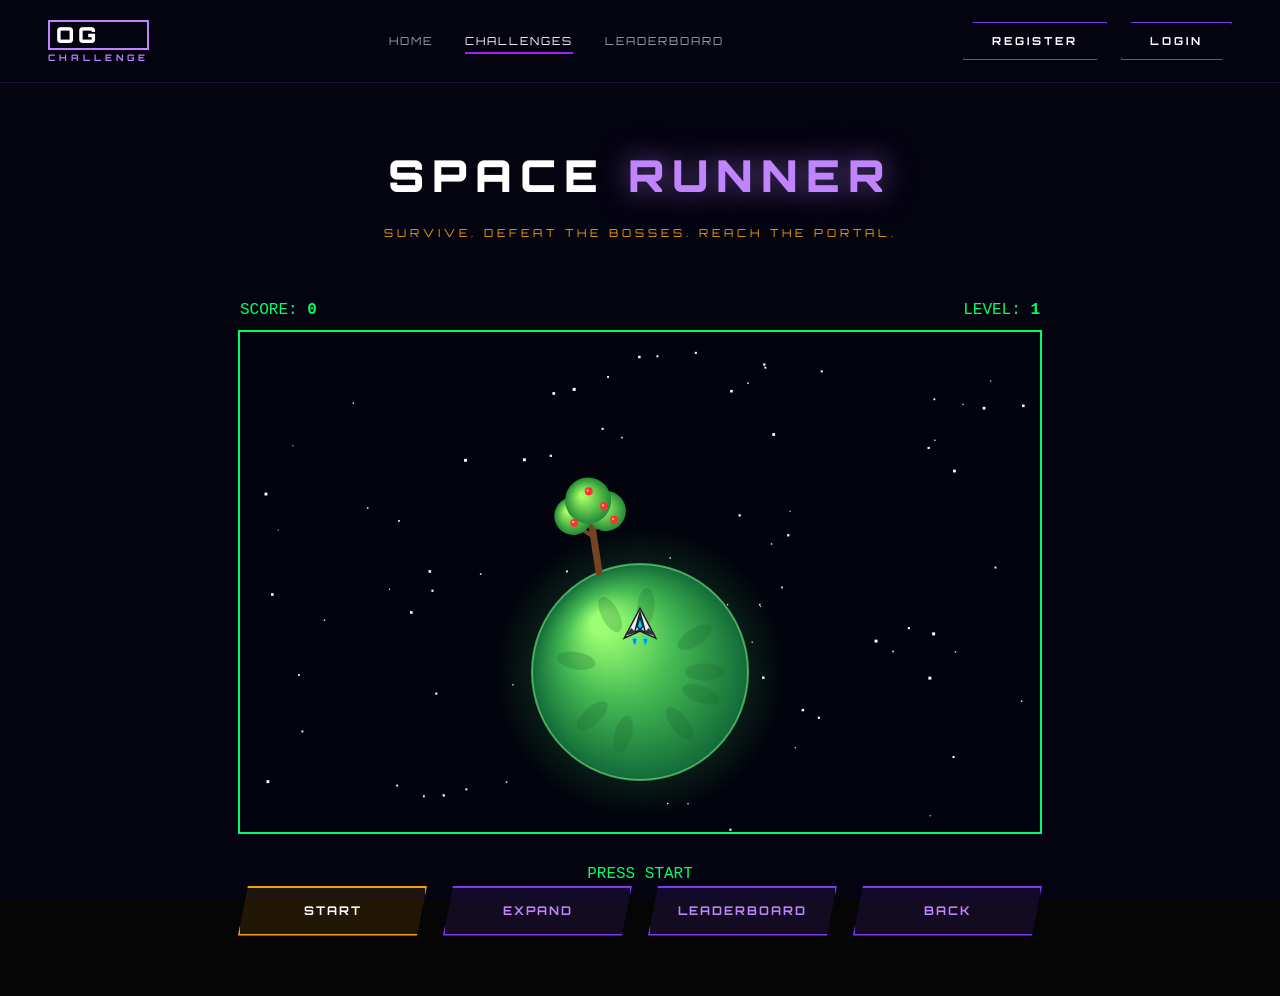
<file: og-game-challenge/frontend/html/space_runner.html>
<!DOCTYPE html>
<html lang="en">
<head>
  <meta charset="UTF-8" />
  <meta name="viewport" content="width=device-width, initial-scale=1.0" />

  <title>Space Runner — OG Game Challenge</title>

  <link rel="preconnect" href="https://fonts.googleapis.com" />
  <link rel="preconnect" href="https://fonts.gstatic.com" crossorigin />
  <link
    href="https://fonts.googleapis.com/css2?family=Orbitron:wght@400;700;900&family=Rajdhani:wght@400;600;700&display=swap"
    rel="stylesheet"
  />

  <link rel="stylesheet" href="../css/global.css" />
  <link rel="stylesheet" href="../css/games.css" />
  <link rel="stylesheet" href="../css/space_runner.css" />
</head>

<body>
  <nav class="navbar">
    <div class="navbar__logo">
      <span class="navbar__logo-og">OG</span>
      <span class="navbar__logo-sub">CHALLENGE</span>
    </div>

    <ul class="navbar__links">
      <li>
        <a href="index.html" class="navbar__link">HOME</a>
      </li>

      <li>
        <a
          href="games.html"
          class="navbar__link navbar__link--active"
        >
          CHALLENGES
        </a>
      </li>

      <li>
        <a href="leaderboard.html" class="navbar__link">
          LEADERBOARD
        </a>
      </li>
    </ul>

    <div id="authArea"></div>
  </nav>

  <main class="games">
    <div class="games__header">
      <h1 class="games__title">
        SPACE <span>RUNNER</span>
      </h1>

      <p class="games__sub">
        SURVIVE. DEFEAT THE BOSSES. REACH THE PORTAL.
      </p>
    </div>

    <div class="game-layout space-runner-layout">
      <div class="game-hud">
        <span>
          SCORE:
          <strong id="score">0</strong>
        </span>

        <span>
          LEVEL:
          <strong id="level">1</strong>
        </span>
      </div>

      <div class="canvas-wrap">
        <canvas
          id="gameCanvas"
          width="800"
          height="500"
        ></canvas>
      </div>

      <p id="gameMessage" class="status-text">
        PRESS START
      </p>

      <div class="game-actions">
        <button
          id="startBtn"
          class="game-card__btn game-card__btn--play"
        >
          START
        </button>
        
        <button
            id="expandBtn"
            class="game-card__btn game-card__btn--board"
        >
            EXPAND
        </button>

        <button
            id="exitExpandBtn"
            class="game-card__btn game-card__btn--board"
            hidden
        >
            EXIT
        </button>

        <a
          class="game-card__btn game-card__btn--board"
          href="leaderboard.html?game=space-runner"
        >
          LEADERBOARD
        </a>

        <a
          class="game-card__btn game-card__btn--board"
          href="games.html"
        >
          BACK
        </a>
      </div>
    </div>
  </main>

  <script src="../js/api.js"></script>
  <script src="../js/session.js"></script>
  <script src="../js/score-adapter.js"></script>

  <script
    type="module"
    src="../js/games/space_runner/main.js"
  ></script>
</body>
</html>
</file>
<file: og-game-challenge/css/global.css>
/* ═══════════════════════════════════════
   RESET & VARIABLES GLOBALES
═══════════════════════════════════════ */

*, *::before, *::after {
  box-sizing: border-box;
  margin: 0;
  padding: 0;
}

:root {
  /* Couleurs */
  --color-bg:           #08080f;
  --color-bg-deep:      #050508;
  --color-purple-light: #c084fc;
  --color-purple-main:  #a020f0;
  --color-purple-dark:  #7c3aed;
  --color-purple-dim:   #4c1d95;
  --color-gold:         #f59e0b;
  --color-gold-dim:     #92400e;
  --color-white:        #ffffff;
  --color-gray:         #9ca3af;
  --color-gray-dark:    #374151;

  /* Typo */
  --font-display: 'Orbitron', monospace;
  --font-body:    'Rajdhani', sans-serif;

  /* Grille */
  --grid-color: rgba(100, 50, 200, 0.12);
}

html, body {
  width: 100%;
  min-height: 100vh;
  color: var(--color-white);
  font-family: var(--font-body);
  font-size: 16px;
  line-height: 1.5;
  overflow-x: hidden;
}

a {
  text-decoration: none;
  color: inherit;
}

ul {
  list-style: none;
}

button {
  cursor: pointer;
  border: none;
  background: none;
  font-family: inherit;
}
</file>
<file: og-game-challenge/css/index.css>
/* ═══════════════════════════════════════
   GRILLE DE FOND (cyberpunk grid)
═══════════════════════════════════════ */

body {
  background-image: url('../assets/bg.png');
  background-size: cover;
  background-position: center;
  background-repeat: no-repeat;
  background-attachment: fixed;
}

body::before {
  content: '';
  position: fixed;
  inset: 0;
  background: rgba(5, 3, 20, 0.45);
  pointer-events: none;
  z-index: 0;
}

/* ═══════════════════════════════════════
   NAVBAR
═══════════════════════════════════════ */

.navbar {
  position: relative;
  z-index: 100;
  display: flex;
  align-items: center;
  justify-content: space-between;
  padding: 20px 48px;
  border-bottom: 1px solid rgba(124, 58, 237, 0.2);
}

/* Logo */
.navbar__logo {
  display: flex;
  flex-direction: column;
  font-family: var(--font-display);
  line-height: 1;
}

.navbar__logo-og {
  font-size: 22px;
  font-weight: 900;
  color: var(--color-white);
  letter-spacing: 4px;
  border: 2px solid var(--color-purple-light);
  padding: 2px 6px;
  display: inline-block;
}

.navbar__logo-sub {
  font-size: 9px;
  font-weight: 700;
  color: var(--color-purple-light);
  letter-spacing: 4px;
  margin-top: 3px;
}

/* Liens */
.navbar__links {
  display: flex;
  align-items: center;
  gap: 32px;
}

.navbar__link {
  font-family: var(--font-display);
  font-size: 11px;
  font-weight: 400;
  letter-spacing: 2px;
  color: var(--color-gray);
  transition: color 0.2s;
  padding-bottom: 4px;
}

.navbar__link:hover {
  color: var(--color-white);
}

.navbar__link--active {
  color: var(--color-white);
  border-bottom: 2px solid var(--color-purple-main);
}

/* Bouton LOGIN */
.navbar__login {
  font-family: var(--font-display);
  font-size: 11px;
  font-weight: 700;
  letter-spacing: 3px;
  color: var(--color-white);
  border: 1.5px solid var(--color-purple-dark);
  padding: 10px 28px;
  clip-path: polygon(10px 0%, 100% 0%, calc(100% - 10px) 100%, 0% 100%);
  transition: background 0.2s, border-color 0.2s;
}

.navbar__login:hover {
  background: rgba(124, 58, 237, 0.25);
  border-color: var(--color-purple-light);
}

/* ═══════════════════════════════════════
   COINS HUD
═══════════════════════════════════════ */

.hud-corner {
  position: absolute;
  width: 48px;
  height: 48px;
  pointer-events: none;
}

.hud-corner--tl {
  top: 16px;
  left: 16px;
  border-top: 2px solid var(--color-purple-main);
  border-left: 2px solid var(--color-purple-main);
}

.hud-corner--tr {
  top: 16px;
  right: 16px;
  border-top: 2px solid var(--color-purple-main);
  border-right: 2px solid var(--color-purple-main);
}

.hud-corner--bl {
  bottom: 16px;
  left: 16px;
  border-bottom: 2px solid var(--color-purple-main);
  border-left: 2px solid var(--color-purple-main);
}

.hud-corner--br {
  bottom: 16px;
  right: 16px;
  border-bottom: 2px solid var(--color-purple-main);
  border-right: 2px solid var(--color-purple-main);
}

/* ═══════════════════════════════════════
   HERO
═══════════════════════════════════════ */

.hero {
  position: relative;
  z-index: 10;
  display: flex;
  flex-direction: column;
  align-items: center;
  justify-content: center;
  min-height: calc(100vh - 80px);
  padding: 40px 48px 60px;
  text-align: center;
}

/* Titres */
.hero__titles {
  display: flex;
  flex-direction: column;
  align-items: center;
  line-height: 0.9;
  margin-bottom: 24px;
}

.hero__og {
  font-family: var(--font-display);
  font-size: 96px;
  font-weight: 900;
  color: #a78bfa;
  letter-spacing: 24px;
  text-indent: 24px;
}

.hero__game {
  font-family: var(--font-display);
  font-size: 112px;
  font-weight: 900;
  color: var(--color-purple-light);
  letter-spacing: 16px;
  text-indent: 16px;
}

.hero__challenge {
  font-family: var(--font-display);
  font-size: 30px;
  font-weight: 700;
  color: var(--color-white);
  letter-spacing: 20px;
  text-indent: 20px;
  margin-top: 8px;
}

/* Tagline */
.hero__tagline {
  display: flex;
  align-items: center;
  gap: 20px;
  font-family: var(--font-display);
  font-size: 12px;
  font-weight: 400;
  letter-spacing: 4px;
  color: var(--color-gold);
  margin-bottom: 40px;
}

.hero__tagline-line {
  display: block;
  width: 48px;
  height: 1px;
  background: var(--color-gold);
}

/* ═══════════════════════════════════════
   BOUTON REGISTER
═══════════════════════════════════════ */

.hero__cta {
  display: flex;
  flex-direction: column;
  align-items: center;
  gap: 12px;
}

.btn-register {
  display: inline-flex;
  align-items: center;
  gap: 20px;
  background: rgba(5, 3, 20, 0.85);
  border: 2px solid var(--color-gold);
  padding: 22px 80px;
  font-family: var(--font-display);
  font-size: 24px;
  font-weight: 900;
  letter-spacing: 6px;
  color: var(--color-white);
  clip-path: polygon(18px 0%, 100% 0%, calc(100% - 18px) 100%, 0% 100%);
  outline: 1px solid rgba(245, 158, 11, 0.25);
  outline-offset: 6px;
  transition: background 0.2s;
}

.btn-register:hover {
  background: rgba(245, 158, 11, 0.12);
}

.btn-register__arrow {
  font-size: 20px;
  font-weight: 400;
}

.hero__cta-sub {
  font-family: var(--font-display);
  font-size: 10px;
  font-weight: 400;
  letter-spacing: 5px;
  color: var(--color-gray);
}
</file>
<file: og-game-challenge/frontend/css/global.css>
/* ═══════════════════════════════════════
   RESET & VARIABLES GLOBALES
═══════════════════════════════════════ */

*, *::before, *::after {
  box-sizing: border-box;
  margin: 0;
  padding: 0;
}

:root {
  /* Couleurs */
  --color-bg:           #08080f;
  --color-bg-deep:      #050508;
  --color-purple-light: #c084fc;
  --color-purple-main:  #a020f0;
  --color-purple-dark:  #7c3aed;
  --color-purple-dim:   #4c1d95;
  --color-gold:         #f59e0b;
  --color-gold-dim:     #92400e;
  --color-white:        #ffffff;
  --color-gray:         #9ca3af;
  --color-gray-dark:    #374151;

  /* Typo */
  --font-display: 'Orbitron', monospace;
  --font-body:    'Rajdhani', sans-serif;

  /* Grille */
  --grid-color: rgba(100, 50, 200, 0.12);
}

html, body {
  width: 100%;
  min-height: 100vh;
  color: var(--color-white);
  font-family: var(--font-body);
  font-size: 16px;
  line-height: 1.5;
  overflow-x: hidden;
}

a {
  text-decoration: none;
  color: inherit;
}

ul {
  list-style: none;
}

button {
  cursor: pointer;
  border: none;
  background: none;
  font-family: inherit;
}

.navbar__auth {
  display: flex;
  align-items: center;
  gap: 14px;
}

.navbar__user {
  font-family: var(--font-display);
  font-size: 11px;
  font-weight: 700;
  letter-spacing: 3px;
  color: var(--color-purple-light);
  text-transform: uppercase;
  border: 1px solid rgba(124, 58, 237, 0.45);
  padding: 10px 18px;
  background: rgba(124, 58, 237, 0.12);
  clip-path: polygon(10px 0%, 100% 0%, calc(100% - 10px) 100%, 0% 100%);
}
</file>
<file: og-game-challenge/frontend/css/index.css>
/* ═══════════════════════════════════════
   GRILLE DE FOND (cyberpunk grid)
═══════════════════════════════════════ */

body {
  background-image: url('../assets/bg.png');
  background-size: cover;
  background-position: center;
  background-repeat: no-repeat;
  background-attachment: fixed;
}

body::before {
  content: '';
  position: fixed;
  inset: 0;
  background: rgba(5, 3, 20, 0.45);
  pointer-events: none;
  z-index: 0;
}

/* ═══════════════════════════════════════
   NAVBAR
═══════════════════════════════════════ */

.navbar {
  position: relative;
  z-index: 100;
  display: flex;
  align-items: center;
  justify-content: space-between;
  padding: 20px 48px;
  border-bottom: 1px solid rgba(124, 58, 237, 0.2);
}

/* Logo */
.navbar__logo {
  display: flex;
  flex-direction: column;
  font-family: var(--font-display);
  line-height: 1;
}

.navbar__logo-og {
  font-size: 22px;
  font-weight: 900;
  color: var(--color-white);
  letter-spacing: 4px;
  border: 2px solid var(--color-purple-light);
  padding: 2px 6px;
  display: inline-block;
}

.navbar__logo-sub {
  font-size: 9px;
  font-weight: 700;
  color: var(--color-purple-light);
  letter-spacing: 4px;
  margin-top: 3px;
}

/* Liens */
.navbar__links {
  display: flex;
  align-items: center;
  gap: 32px;
}

.navbar__link {
  font-family: var(--font-display);
  font-size: 11px;
  font-weight: 400;
  letter-spacing: 2px;
  color: var(--color-gray);
  transition: color 0.2s;
  padding-bottom: 4px;
}

.navbar__link:hover {
  color: var(--color-white);
}

.navbar__link--active {
  color: var(--color-white);
  border-bottom: 2px solid var(--color-purple-main);
}

/* Bouton LOGIN */
.navbar__login {
  font-family: var(--font-display);
  font-size: 11px;
  font-weight: 700;
  letter-spacing: 3px;
  color: var(--color-white);
  border: 1.5px solid var(--color-purple-dark);
  padding: 10px 28px;
  clip-path: polygon(10px 0%, 100% 0%, calc(100% - 10px) 100%, 0% 100%);
  transition: background 0.2s, border-color 0.2s;
}

.navbar__login:hover {
  background: rgba(124, 58, 237, 0.25);
  border-color: var(--color-purple-light);
}

/* ═══════════════════════════════════════
   COINS HUD
═══════════════════════════════════════ */

.hud-corner {
  position: absolute;
  width: 48px;
  height: 48px;
  pointer-events: none;
}

.hud-corner--tl {
  top: 16px;
  left: 16px;
  border-top: 2px solid var(--color-purple-main);
  border-left: 2px solid var(--color-purple-main);
}

.hud-corner--tr {
  top: 16px;
  right: 16px;
  border-top: 2px solid var(--color-purple-main);
  border-right: 2px solid var(--color-purple-main);
}

.hud-corner--bl {
  bottom: 16px;
  left: 16px;
  border-bottom: 2px solid var(--color-purple-main);
  border-left: 2px solid var(--color-purple-main);
}

.hud-corner--br {
  bottom: 16px;
  right: 16px;
  border-bottom: 2px solid var(--color-purple-main);
  border-right: 2px solid var(--color-purple-main);
}

/* ═══════════════════════════════════════
   HERO
═══════════════════════════════════════ */

.hero {
  position: relative;
  z-index: 10;
  display: flex;
  flex-direction: column;
  align-items: center;
  justify-content: center;
  min-height: calc(100vh - 80px);
  padding: 40px 48px 60px;
  text-align: center;
}

/* Titres */
.hero__titles {
  display: flex;
  flex-direction: column;
  align-items: center;
  line-height: 0.9;
  margin-bottom: 24px;
}

.hero__og {
  font-family: var(--font-display);
  font-size: 96px;
  font-weight: 900;
  color: #a78bfa;
  letter-spacing: 24px;
  text-indent: 24px;
}

.hero__game {
  font-family: var(--font-display);
  font-size: 112px;
  font-weight: 900;
  color: var(--color-purple-light);
  letter-spacing: 16px;
  text-indent: 16px;
}

.hero__challenge {
  font-family: var(--font-display);
  font-size: 30px;
  font-weight: 700;
  color: var(--color-white);
  letter-spacing: 20px;
  text-indent: 20px;
  margin-top: 8px;
}

/* Tagline */
.hero__tagline {
  display: flex;
  align-items: center;
  gap: 20px;
  font-family: var(--font-display);
  font-size: 12px;
  font-weight: 400;
  letter-spacing: 4px;
  color: var(--color-gold);
  margin-bottom: 40px;
}

.hero__tagline-line {
  display: block;
  width: 48px;
  height: 1px;
  background: var(--color-gold);
}

/* ═══════════════════════════════════════
   BOUTON REGISTER
═══════════════════════════════════════ */

.hero__cta {
  display: flex;
  flex-direction: column;
  align-items: center;
  gap: 12px;
}

.btn-register {
  display: inline-flex;
  align-items: center;
  gap: 20px;
  background: rgba(5, 3, 20, 0.85);
  border: 2px solid var(--color-gold);
  padding: 22px 80px;
  font-family: var(--font-display);
  font-size: 24px;
  font-weight: 900;
  letter-spacing: 6px;
  color: var(--color-white);
  clip-path: polygon(18px 0%, 100% 0%, calc(100% - 18px) 100%, 0% 100%);
  outline: 1px solid rgba(245, 158, 11, 0.25);
  outline-offset: 6px;
  transition: background 0.2s;
}

.btn-register:hover {
  background: rgba(245, 158, 11, 0.12);
}

.btn-register__arrow {
  font-size: 20px;
  font-weight: 400;
}

.hero__cta-sub {
  font-family: var(--font-display);
  font-size: 10px;
  font-weight: 400;
  letter-spacing: 5px;
  color: var(--color-gray);
}
</file>
<file: og-game-challenge/css/games.css>
/* ═══════════════════════════════════════
   BACKGROUND
═══════════════════════════════════════ */

body {
  background-image: url('../assets/bg.png');
  background-size: cover;
  background-position: center;
  background-repeat: no-repeat;
  background-attachment: fixed;
}

body::before {
  content: '';
  position: fixed;
  inset: 0;
  background: rgba(5, 3, 20, 0.78);
  pointer-events: none;
  z-index: 0;
}

/* ═══════════════════════════════════════
   NAVBAR
═══════════════════════════════════════ */

.navbar {
  position: relative;
  z-index: 100;
  display: flex;
  align-items: center;
  justify-content: space-between;
  padding: 20px 48px;
  border-bottom: 1px solid rgba(124, 58, 237, 0.2);
}

.navbar__logo { display: flex; flex-direction: column; font-family: var(--font-display); line-height: 1; }
.navbar__logo-og { font-size: 22px; font-weight: 900; color: var(--color-white); letter-spacing: 4px; border: 2px solid var(--color-purple-light); padding: 2px 6px; display: inline-block; }
.navbar__logo-sub { font-size: 9px; font-weight: 700; color: var(--color-purple-light); letter-spacing: 4px; margin-top: 3px; }
.navbar__links { display: flex; align-items: center; gap: 32px; }
.navbar__link { font-family: var(--font-display); font-size: 11px; font-weight: 400; letter-spacing: 2px; color: var(--color-gray); transition: color 0.2s; padding-bottom: 4px; }
.navbar__link:hover { color: var(--color-white); }
.navbar__link--active { color: var(--color-white); border-bottom: 2px solid var(--color-purple-main); }
.navbar__login { font-family: var(--font-display); font-size: 11px; font-weight: 700; letter-spacing: 3px; color: var(--color-white); border: 1.5px solid var(--color-purple-dark); padding: 10px 28px; clip-path: polygon(10px 0%, 100% 0%, calc(100% - 10px) 100%, 0% 100%); transition: background 0.2s; }
.navbar__login:hover { background: rgba(124, 58, 237, 0.25); }

/* ═══════════════════════════════════════
   COINS HUD
═══════════════════════════════════════ */

.hud-corner { position: absolute; width: 48px; height: 48px; pointer-events: none; }
.hud-corner--tl { top: 16px; left: 16px; border-top: 2px solid var(--color-purple-main); border-left: 2px solid var(--color-purple-main); }
.hud-corner--tr { top: 16px; right: 16px; border-top: 2px solid var(--color-purple-main); border-right: 2px solid var(--color-purple-main); }
.hud-corner--bl { bottom: 16px; left: 16px; border-bottom: 2px solid var(--color-purple-main); border-left: 2px solid var(--color-purple-main); }
.hud-corner--br { bottom: 16px; right: 16px; border-bottom: 2px solid var(--color-purple-main); border-right: 2px solid var(--color-purple-main); }

/* ═══════════════════════════════════════
   GAMES
═══════════════════════════════════════ */

.games {
  position: relative;
  z-index: 10;
  min-height: calc(100vh - 80px);
  padding: 60px 48px;
}

.games__header {
  text-align: center;
  margin-bottom: 56px;
}

.games__title {
  font-family: var(--font-display);
  font-size: 44px;
  font-weight: 900;
  color: var(--color-white);
  letter-spacing: 8px;
  margin-bottom: 16px;
}

.games__title span {
  color: var(--color-purple-light);
  text-shadow: 0 0 30px rgba(192, 132, 252, 0.6);
}

.games__sub {
  font-family: var(--font-display);
  font-size: 11px;
  letter-spacing: 4px;
  color: var(--color-gold);
}

/* ═══════════════════════════════════════
   GRID DE JEUX
═══════════════════════════════════════ */

.games__grid {
  display: flex;
  flex-wrap: wrap;
  gap: 40px;
  justify-content: center;
  max-width: 1000px;
  margin: 0 auto;
}

.game-card {
  width: 420px;
  background: rgba(8, 5, 30, 0.85);
  border: 1px solid rgba(124, 58, 237, 0.4);
  clip-path: polygon(0 0, calc(100% - 24px) 0, 100% 24px, 100% 100%, 24px 100%, 0 calc(100% - 24px));
  overflow: hidden;
  transition: border-color 0.25s, transform 0.25s, box-shadow 0.25s;
}

.game-card:hover {
  border-color: var(--color-purple-light);
  transform: translateY(-6px);
  box-shadow: 0 12px 50px rgba(160, 32, 240, 0.3);
}

.game-card__visual {
  height: 200px;
  background: linear-gradient(135deg, rgba(76, 29, 149, 0.6), rgba(160, 32, 240, 0.3));
  display: flex;
  align-items: center;
  justify-content: center;
  border-bottom: 1px solid rgba(124, 58, 237, 0.4);
}

.game-card__icon {
  font-size: 72px;
  filter: drop-shadow(0 0 20px rgba(192, 132, 252, 0.6));
}

.game-card__body {
  padding: 28px;
}

.game-card__name {
  font-family: var(--font-display);
  font-size: 22px;
  font-weight: 900;
  color: var(--color-white);
  letter-spacing: 3px;
  margin-bottom: 10px;
}

.game-card__desc {
  font-family: var(--font-body);
  font-size: 14px;
  font-weight: 600;
  color: var(--color-gray);
  line-height: 1.5;
  margin-bottom: 24px;
  min-height: 42px;
}

.game-card__actions {
  display: flex;
  gap: 14px;
}

.game-card__btn {
  flex: 1;
  text-align: center;
  font-family: var(--font-display);
  font-size: 12px;
  font-weight: 700;
  letter-spacing: 2px;
  padding: 14px;
  transition: background 0.2s;
  cursor: pointer;
}

.game-card__btn--play {
  background: rgba(245, 158, 11, 0.12);
  border: 2px solid var(--color-gold);
  color: var(--color-white);
  clip-path: polygon(10px 0%, 100% 0%, calc(100% - 10px) 100%, 0% 100%);
}

.game-card__btn--play:hover { background: rgba(245, 158, 11, 0.25); }

.game-card__btn--board {
  background: rgba(124, 58, 237, 0.12);
  border: 2px solid var(--color-purple-dark);
  color: var(--color-purple-light);
  clip-path: polygon(10px 0%, 100% 0%, calc(100% - 10px) 100%, 0% 100%);
}

.game-card__btn--board:hover { background: rgba(124, 58, 237, 0.28); }
</file>
<file: og-game-challenge/css/leaderboard.css>
/* ═══════════════════════════════════════
   BACKGROUND
═══════════════════════════════════════ */

body {
  background-image: url('../assets/bg.png');
  background-size: cover;
  background-position: center;
  background-repeat: no-repeat;
  background-attachment: fixed;
}

body::before {
  content: '';
  position: fixed;
  inset: 0;
  background: rgba(5, 3, 20, 0.80);
  pointer-events: none;
  z-index: 0;
}

/* ═══════════════════════════════════════
   NAVBAR
═══════════════════════════════════════ */

.navbar { position: relative; z-index: 100; display: flex; align-items: center; justify-content: space-between; padding: 20px 48px; border-bottom: 1px solid rgba(124, 58, 237, 0.2); }
.navbar__logo { display: flex; flex-direction: column; font-family: var(--font-display); line-height: 1; }
.navbar__logo-og { font-size: 22px; font-weight: 900; color: var(--color-white); letter-spacing: 4px; border: 2px solid var(--color-purple-light); padding: 2px 6px; display: inline-block; }
.navbar__logo-sub { font-size: 9px; font-weight: 700; color: var(--color-purple-light); letter-spacing: 4px; margin-top: 3px; }
.navbar__links { display: flex; align-items: center; gap: 32px; }
.navbar__link { font-family: var(--font-display); font-size: 11px; font-weight: 400; letter-spacing: 2px; color: var(--color-gray); transition: color 0.2s; padding-bottom: 4px; }
.navbar__link:hover { color: var(--color-white); }
.navbar__link--active { color: var(--color-white); border-bottom: 2px solid var(--color-purple-main); }
.navbar__login { font-family: var(--font-display); font-size: 11px; font-weight: 700; letter-spacing: 3px; color: var(--color-white); border: 1.5px solid var(--color-purple-dark); padding: 10px 28px; clip-path: polygon(10px 0%, 100% 0%, calc(100% - 10px) 100%, 0% 100%); transition: background 0.2s; }
.navbar__login:hover { background: rgba(124, 58, 237, 0.25); }

/* ═══════════════════════════════════════
   COINS HUD
═══════════════════════════════════════ */

.hud-corner { position: absolute; width: 48px; height: 48px; pointer-events: none; }
.hud-corner--tl { top: 16px; left: 16px; border-top: 2px solid var(--color-purple-main); border-left: 2px solid var(--color-purple-main); }
.hud-corner--tr { top: 16px; right: 16px; border-top: 2px solid var(--color-purple-main); border-right: 2px solid var(--color-purple-main); }
.hud-corner--bl { bottom: 16px; left: 16px; border-bottom: 2px solid var(--color-purple-main); border-left: 2px solid var(--color-purple-main); }
.hud-corner--br { bottom: 16px; right: 16px; border-bottom: 2px solid var(--color-purple-main); border-right: 2px solid var(--color-purple-main); }

/* ═══════════════════════════════════════
   LEADERBOARD
═══════════════════════════════════════ */

.leaderboard {
  position: relative;
  z-index: 10;
  min-height: calc(100vh - 80px);
  padding: 56px 48px;
  max-width: 820px;
  margin: 0 auto;
}

.leaderboard__header { text-align: center; margin-bottom: 40px; }

.leaderboard__title {
  font-family: var(--font-display);
  font-size: 44px;
  font-weight: 900;
  color: var(--color-white);
  letter-spacing: 8px;
  margin-bottom: 14px;
}

.leaderboard__title span {
  color: var(--color-purple-light);
  text-shadow: 0 0 30px rgba(192, 132, 252, 0.6);
}

.leaderboard__sub {
  font-family: var(--font-display);
  font-size: 11px;
  letter-spacing: 4px;
  color: var(--color-gold);
}

/* ═══════════════════════════════════════
   ONGLETS DE JEU
═══════════════════════════════════════ */

.leaderboard__tabs {
  display: flex;
  justify-content: center;
  gap: 16px;
  margin-bottom: 32px;
}

.tab {
  font-family: var(--font-display);
  font-size: 12px;
  font-weight: 700;
  letter-spacing: 2px;
  color: var(--color-gray);
  background: rgba(8, 5, 30, 0.6);
  border: 1px solid rgba(124, 58, 237, 0.4);
  padding: 12px 28px;
  cursor: pointer;
  clip-path: polygon(10px 0%, 100% 0%, calc(100% - 10px) 100%, 0% 100%);
  transition: all 0.2s;
}

.tab:hover { color: var(--color-white); }

.tab--active {
  color: var(--color-white);
  background: rgba(160, 32, 240, 0.18);
  border-color: var(--color-purple-light);
}

/* ═══════════════════════════════════════
   TABLEAU
═══════════════════════════════════════ */

.leaderboard__card {
  background: rgba(8, 5, 30, 0.85);
  border: 1px solid rgba(124, 58, 237, 0.4);
  clip-path: polygon(0 0, calc(100% - 20px) 0, 100% 20px, 100% 100%, 20px 100%, 0 calc(100% - 20px));
  overflow: hidden;
}

.leaderboard__row {
  display: grid;
  grid-template-columns: 100px 1fr 140px;
  align-items: center;
  padding: 16px 28px;
  border-bottom: 1px solid rgba(124, 58, 237, 0.15);
}

.leaderboard__row:last-child { border-bottom: none; }

.leaderboard__row--head {
  background: rgba(124, 58, 237, 0.15);
  font-family: var(--font-display);
  font-size: 10px;
  font-weight: 700;
  letter-spacing: 3px;
  color: var(--color-purple-light);
}

.leaderboard__row--data {
  font-family: var(--font-body);
  transition: background 0.15s;
}

.leaderboard__row--data:hover { background: rgba(160, 32, 240, 0.08); }

.col-rank {
  font-family: var(--font-display);
  font-size: 18px;
  font-weight: 900;
  color: var(--color-gray);
}

.leaderboard__row--data:nth-child(1) .col-rank,
.rank-1 .col-rank { color: #ffd700; text-shadow: 0 0 12px rgba(255, 215, 0, 0.6); }
.rank-2 .col-rank { color: #c0c0c0; text-shadow: 0 0 12px rgba(192, 192, 192, 0.5); }
.rank-3 .col-rank { color: #cd7f32; text-shadow: 0 0 12px rgba(205, 127, 50, 0.5); }

.col-player {
  font-size: 17px;
  font-weight: 700;
  color: var(--color-white);
  letter-spacing: 1px;
}

.col-score {
  font-family: var(--font-display);
  font-size: 18px;
  font-weight: 700;
  color: var(--color-purple-light);
  text-align: right;
}

/* ═══════════════════════════════════════
   RANG DU JOUEUR
═══════════════════════════════════════ */

.leaderboard__you {
  margin-top: 24px;
  background: rgba(160, 32, 240, 0.12);
  border: 1px solid var(--color-purple-main);
  clip-path: polygon(0 0, calc(100% - 16px) 0, 100% 16px, 100% 100%, 16px 100%, 0 calc(100% - 16px));
  display: grid;
  grid-template-columns: 100px 1fr 140px;
  align-items: center;
  padding: 18px 28px;
}

.leaderboard__you .col-rank { color: var(--color-gold); }
.leaderboard__you .col-player { color: var(--color-gold); }
.leaderboard__you .col-score { color: var(--color-gold); }

.leaderboard__you-label {
  font-family: var(--font-display);
  font-size: 9px;
  letter-spacing: 2px;
  color: var(--color-gold);
  display: block;
  margin-bottom: 2px;
}
</file>
<file: og-game-challenge/css/register.css>
/* ═══════════════════════════════════════
   BACKGROUND
═══════════════════════════════════════ */

body {
  background-image: url('../assets/bg.png');
  background-size: cover;
  background-position: center;
  background-repeat: no-repeat;
  background-attachment: fixed;
}

body::before {
  content: '';
  position: fixed;
  inset: 0;
  background: rgba(5, 3, 20, 0.75);
  pointer-events: none;
  z-index: 0;
}

/* ═══════════════════════════════════════
   NAVBAR (même que index)
═══════════════════════════════════════ */

.navbar {
  position: relative;
  z-index: 100;
  display: flex;
  align-items: center;
  justify-content: space-between;
  padding: 20px 48px;
  border-bottom: 1px solid rgba(124, 58, 237, 0.2);
}

.navbar__logo {
  display: flex;
  flex-direction: column;
  font-family: var(--font-display);
  line-height: 1;
}

.navbar__logo-og {
  font-size: 22px;
  font-weight: 900;
  color: var(--color-white);
  letter-spacing: 4px;
  border: 2px solid var(--color-purple-light);
  padding: 2px 6px;
  display: inline-block;
}

.navbar__logo-sub {
  font-size: 9px;
  font-weight: 700;
  color: var(--color-purple-light);
  letter-spacing: 4px;
  margin-top: 3px;
}

.navbar__links {
  display: flex;
  align-items: center;
  gap: 32px;
}

.navbar__link {
  font-family: var(--font-display);
  font-size: 11px;
  font-weight: 400;
  letter-spacing: 2px;
  color: var(--color-gray);
  transition: color 0.2s;
  padding-bottom: 4px;
}

.navbar__link:hover { color: var(--color-white); }

.navbar__login {
  font-family: var(--font-display);
  font-size: 11px;
  font-weight: 700;
  letter-spacing: 3px;
  color: var(--color-white);
  border: 1.5px solid var(--color-purple-dark);
  padding: 10px 28px;
  clip-path: polygon(10px 0%, 100% 0%, calc(100% - 10px) 100%, 0% 100%);
  transition: background 0.2s;
}

.navbar__login:hover { background: rgba(124, 58, 237, 0.25); }

/* ═══════════════════════════════════════
   COINS HUD
═══════════════════════════════════════ */

.hud-corner {
  position: absolute;
  width: 48px;
  height: 48px;
  pointer-events: none;
}

.hud-corner--tl { top: 16px; left: 16px; border-top: 2px solid var(--color-purple-main); border-left: 2px solid var(--color-purple-main); }
.hud-corner--tr { top: 16px; right: 16px; border-top: 2px solid var(--color-purple-main); border-right: 2px solid var(--color-purple-main); }
.hud-corner--bl { bottom: 16px; left: 16px; border-bottom: 2px solid var(--color-purple-main); border-left: 2px solid var(--color-purple-main); }
.hud-corner--br { bottom: 16px; right: 16px; border-bottom: 2px solid var(--color-purple-main); border-right: 2px solid var(--color-purple-main); }

/* ═══════════════════════════════════════
   REGISTER
═══════════════════════════════════════ */

.register {
  position: relative;
  z-index: 10;
  display: flex;
  align-items: center;
  justify-content: center;
  min-height: calc(100vh - 80px);
  padding: 40px 48px;
}

.register__card {
  width: 100%;
  max-width: 480px;
  background: rgba(8, 5, 30, 0.85);
  border: 1px solid rgba(124, 58, 237, 0.4);
  padding: 48px 40px;
  clip-path: polygon(20px 0%, 100% 0%, calc(100% - 20px) 100%, 0% 100%);
  box-shadow: 0 0 60px rgba(160, 32, 240, 0.15);
}

.register__header {
  text-align: center;
  margin-bottom: 40px;
}

.register__title {
  font-family: var(--font-display);
  font-size: 36px;
  font-weight: 900;
  color: var(--color-white);
  letter-spacing: 6px;
  line-height: 1.1;
  margin-bottom: 12px;
}

.register__title span {
  color: var(--color-purple-light);
  text-shadow: 0 0 20px rgba(192, 132, 252, 0.6);
}

.register__sub {
  font-family: var(--font-display);
  font-size: 10px;
  letter-spacing: 4px;
  color: var(--color-gray);
}

/* ═══════════════════════════════════════
   FORM
═══════════════════════════════════════ */

.register__form {
  display: flex;
  flex-direction: column;
  gap: 24px;
}

.form-group {
  display: flex;
  flex-direction: column;
  gap: 8px;
}

.form-label {
  font-family: var(--font-display);
  font-size: 10px;
  font-weight: 700;
  letter-spacing: 3px;
  color: var(--color-purple-light);
}

.form-input {
  background: rgba(255, 255, 255, 0.04);
  border: 1px solid rgba(124, 58, 237, 0.5);
  border-bottom: 2px solid var(--color-purple-main);
  padding: 14px 16px;
  color: var(--color-white);
  font-family: var(--font-display);
  font-size: 12px;
  letter-spacing: 2px;
  outline: none;
  transition: border-color 0.2s, background 0.2s;
  width: 100%;
}

.form-input::placeholder {
  color: rgba(156, 163, 175, 0.4);
  font-size: 11px;
}

.form-input:focus {
  border-color: var(--color-purple-light);
  background: rgba(160, 32, 240, 0.08);
}

/* ═══════════════════════════════════════
   BOUTON SUBMIT
═══════════════════════════════════════ */

.btn-submit {
  display: flex;
  align-items: center;
  justify-content: center;
  gap: 16px;
  background: rgba(5, 3, 20, 0.85);
  border: 2px solid var(--color-gold);
  padding: 18px;
  font-family: var(--font-display);
  font-size: 16px;
  font-weight: 900;
  letter-spacing: 6px;
  color: var(--color-white);
  clip-path: polygon(14px 0%, 100% 0%, calc(100% - 14px) 100%, 0% 100%);
  margin-top: 8px;
  transition: background 0.2s;
  width: 100%;
}

.btn-submit:hover {
  background: rgba(245, 158, 11, 0.15);
}

/* ═══════════════════════════════════════
   LIEN LOGIN
═══════════════════════════════════════ */

.register__login-link {
  text-align: center;
  font-family: var(--font-display);
  font-size: 10px;
  letter-spacing: 2px;
  color: var(--color-gray);
}

.register__login-link a {
  color: var(--color-purple-light);
  transition: color 0.2s;
}

.register__login-link a:hover {
  color: var(--color-white);
}
</file>
<file: og-game-challenge/frontend/css/games.css>
/* ═══════════════════════════════════════
   BACKGROUND
═══════════════════════════════════════ */

body {
  background-image: url('../assets/bg.png');
  background-size: cover;
  background-position: center;
  background-repeat: no-repeat;
  background-attachment: fixed;
}

body::before {
  content: '';
  position: fixed;
  inset: 0;
  background: rgba(5, 3, 20, 0.78);
  pointer-events: none;
  z-index: 0;
}

/* ═══════════════════════════════════════
   NAVBAR
═══════════════════════════════════════ */

.navbar {
  position: relative;
  z-index: 100;
  display: flex;
  align-items: center;
  justify-content: space-between;
  padding: 20px 48px;
  border-bottom: 1px solid rgba(124, 58, 237, 0.2);
}

.navbar__logo {
  display: flex;
  flex-direction: column;
  font-family: var(--font-display);
  line-height: 1;
}

.navbar__logo-og {
  font-size: 22px;
  font-weight: 900;
  color: var(--color-white);
  letter-spacing: 4px;
  border: 2px solid var(--color-purple-light);
  padding: 2px 6px;
  display: inline-block;
}

.navbar__logo-sub {
  font-size: 9px;
  font-weight: 700;
  color: var(--color-purple-light);
  letter-spacing: 4px;
  margin-top: 3px;
}

.navbar__links {
  display: flex;
  align-items: center;
  gap: 32px;
}

.navbar__link {
  font-family: var(--font-display);
  font-size: 11px;
  font-weight: 400;
  letter-spacing: 2px;
  color: var(--color-gray);
  transition: color 0.2s;
  padding-bottom: 4px;
}

.navbar__link:hover {
  color: var(--color-white);
}

.navbar__link--active {
  color: var(--color-white);
  border-bottom: 2px solid var(--color-purple-main);
}

.navbar__login {
  font-family: var(--font-display);
  font-size: 11px;
  font-weight: 700;
  letter-spacing: 3px;
  color: var(--color-white);
  border: 1.5px solid var(--color-purple-dark);
  padding: 10px 28px;
  clip-path: polygon(10px 0%, 100% 0%, calc(100% - 10px) 100%, 0% 100%);
  transition: background 0.2s;
}

.navbar__login:hover {
  background: rgba(124, 58, 237, 0.25);
}

/* ═══════════════════════════════════════
   HUD CORNERS
═══════════════════════════════════════ */

.hud-corner {
  position: absolute;
  width: 48px;
  height: 48px;
  pointer-events: none;
}

.hud-corner--tl {
  top: 16px;
  left: 16px;
  border-top: 2px solid var(--color-purple-main);
  border-left: 2px solid var(--color-purple-main);
}

.hud-corner--tr {
  top: 16px;
  right: 16px;
  border-top: 2px solid var(--color-purple-main);
  border-right: 2px solid var(--color-purple-main);
}

.hud-corner--bl {
  bottom: 16px;
  left: 16px;
  border-bottom: 2px solid var(--color-purple-main);
  border-left: 2px solid var(--color-purple-main);
}

.hud-corner--br {
  bottom: 16px;
  right: 16px;
  border-bottom: 2px solid var(--color-purple-main);
  border-right: 2px solid var(--color-purple-main);
}

/* ═══════════════════════════════════════
   GAMES PAGE
═══════════════════════════════════════ */

.games {
  position: relative;
  z-index: 10;
  min-height: calc(100vh - 80px);
  padding: 60px 48px;
}

.games__header {
  text-align: center;
  margin-bottom: 56px;
}

.games__title {
  font-family: var(--font-display);
  font-size: 44px;
  font-weight: 900;
  color: var(--color-white);
  letter-spacing: 8px;
  margin-bottom: 16px;
}

.games__title span {
  color: var(--color-purple-light);
  text-shadow: 0 0 30px rgba(192, 132, 252, 0.6);
}

.games__sub {
  font-family: var(--font-display);
  font-size: 11px;
  letter-spacing: 4px;
  color: var(--color-gold);
}

/* ═══════════════════════════════════════
   GAMES GRID
═══════════════════════════════════════ */

.games__grid {
  display: flex;
  flex-wrap: wrap;
  gap: 40px;
  justify-content: center;
  max-width: 1000px;
  margin: 0 auto;
}

/* ═══════════════════════════════════════
   GAME CARD
═══════════════════════════════════════ */

.game-card {
  width: 420px;
  background: rgba(8, 5, 30, 0.85);
  border: 1px solid rgba(124, 58, 237, 0.4);
  clip-path: polygon(0 0, calc(100% - 24px) 0, 100% 24px, 100% 100%, 24px 100%, 0 calc(100% - 24px));
  overflow: hidden;
  transition: border-color 0.25s, transform 0.25s, box-shadow 0.25s;
}

.game-card:hover {
  border-color: var(--color-purple-light);
  transform: translateY(-6px);
  box-shadow: 0 12px 50px rgba(160, 32, 240, 0.3);
}

.game-card__visual {
  position: relative;
  height: 200px;
  overflow: hidden;
  background: #000;
  border-bottom: 1px solid rgba(124, 58, 237, 0.4);
}

.game-card__visual::before {
  content: "";
  position: absolute;
  inset: 0;
  z-index: 2;
  pointer-events: none;
  box-shadow:
    inset 8px 0 0 #000,
    inset -8px 0 0 #000;
}

.game-card__preview {
  width: 100%;
  height: 100%;
  object-fit: contain;
  display: block;
  border: none;
  outline: none;

  transform: scale(0.96);

  filter: brightness(0.82);

  transition:
    transform .35s ease,
    filter .35s ease;
}

.game-card:hover .game-card__preview {
  transform: scale(1.00);
  filter: brightness(1.08);
}

.game-card__icon {
  font-size: 72px;
  filter: drop-shadow(0 0 20px rgba(192, 132, 252, 0.6));
}

.game-card__body {
  padding: 28px;
}

.game-card__name {
  font-family: var(--font-display);
  font-size: 22px;
  font-weight: 900;
  color: var(--color-white);
  letter-spacing: 3px;
  margin-bottom: 10px;
}

.game-card__desc {
  font-family: var(--font-body);
  font-size: 14px;
  font-weight: 600;
  color: var(--color-gray);
  line-height: 1.5;
  margin-bottom: 24px;
  min-height: 42px;
}

.game-card__actions {
  display: flex;
  gap: 14px;
}

.game-card__btn {
  flex: 1;
  text-align: center;
  font-family: var(--font-display);
  font-size: 12px;
  font-weight: 700;
  letter-spacing: 2px;
  padding: 14px;
  transition: background 0.2s;
  cursor: pointer;
}

.game-card__btn--play {
  background: rgba(245, 158, 11, 0.12);
  border: 2px solid var(--color-gold);
  color: var(--color-white);
  clip-path: polygon(10px 0%, 100% 0%, calc(100% - 10px) 100%, 0% 100%);
}

.game-card__btn--play:hover {
  background: rgba(245, 158, 11, 0.25);
}

.game-card__btn--board {
  background: rgba(124, 58, 237, 0.12);
  border: 2px solid var(--color-purple-dark);
  color: var(--color-purple-light);
  clip-path: polygon(10px 0%, 100% 0%, calc(100% - 10px) 100%, 0% 100%);
}

.game-card__btn--board:hover {
  background: rgba(124, 58, 237, 0.28);
}

/* ═══════════════════════════════════════
   GAME OVER MODAL
═══════════════════════════════════════ */

.game-over-overlay {
  position: fixed;
  inset: 0;
  z-index: 999;
  background: rgba(5, 3, 20, 0.82);
  display: flex;
  align-items: center;
  justify-content: center;
}

.game-over-card {
  width: 420px;
  background: rgba(8, 5, 30, 0.95);
  border: 1px solid rgba(192, 132, 252, 0.7);
  padding: 40px 34px;
  text-align: center;
  box-shadow: 0 0 60px rgba(160, 32, 240, 0.35);
  clip-path: polygon(18px 0%, 100% 0%, calc(100% - 18px) 100%, 0% 100%);
}

.game-over-title {
  font-family: var(--font-display);
  font-size: 32px;
  font-weight: 900;
  letter-spacing: 6px;
  color: var(--color-white);
  margin-bottom: 22px;
}

.game-over-label {
  font-family: var(--font-display);
  font-size: 10px;
  letter-spacing: 4px;
  color: var(--color-gold);
  margin-bottom: 8px;
}

.game-over-score {
  font-family: var(--font-display);
  font-size: 64px;
  font-weight: 900;
  color: var(--color-purple-light);
  text-shadow: 0 0 25px rgba(192, 132, 252, 0.65);
  margin-bottom: 14px;
}

.game-over-best {
  font-family: var(--font-display);
  font-size: 30px;
  font-weight: 900;
  color: var(--color-gold);
  margin-bottom: 18px;
}

.game-over-message {
  font-family: var(--font-display);
  font-size: 11px;
  letter-spacing: 2px;
  color: var(--color-gray);
  margin-bottom: 28px;
  text-transform: uppercase;
}

.game-over-actions {
  display: flex;
  gap: 14px;
}

/* ═══════════════════════════════════════
   GAME PAGE LAYOUT
═══════════════════════════════════════ */

.game-layout {

    width: fit-content;

    margin: 0 auto;

    display: flex;

    flex-direction: column;

    align-items: center;
}

.canvas-wrap {

    display: flex;

    justify-content: center;

    margin-bottom: 18px;
}

.game-status {

    width: 100%;

    display: flex;

    justify-content: space-between;

    align-items: center;

    margin-bottom: 18px;
}

.game-actions {

    width: 100%;

    display: flex;

    justify-content: center;

    gap: 16px;
}
</file>
<file: og-game-challenge/frontend/css/leaderboard.css>
/* ═══════════════════════════════════════
   BACKGROUND
═══════════════════════════════════════ */

body {
  background-image: url('../assets/bg.png');
  background-size: cover;
  background-position: center;
  background-repeat: no-repeat;
  background-attachment: fixed;
}

body::before {
  content: '';
  position: fixed;
  inset: 0;
  background: rgba(5, 3, 20, 0.80);
  pointer-events: none;
  z-index: 0;
}

/* ═══════════════════════════════════════
   NAVBAR
═══════════════════════════════════════ */

.navbar { position: relative; z-index: 100; display: flex; align-items: center; justify-content: space-between; padding: 20px 48px; border-bottom: 1px solid rgba(124, 58, 237, 0.2); }
.navbar__logo { display: flex; flex-direction: column; font-family: var(--font-display); line-height: 1; }
.navbar__logo-og { font-size: 22px; font-weight: 900; color: var(--color-white); letter-spacing: 4px; border: 2px solid var(--color-purple-light); padding: 2px 6px; display: inline-block; }
.navbar__logo-sub { font-size: 9px; font-weight: 700; color: var(--color-purple-light); letter-spacing: 4px; margin-top: 3px; }
.navbar__links { display: flex; align-items: center; gap: 32px; }
.navbar__link { font-family: var(--font-display); font-size: 11px; font-weight: 400; letter-spacing: 2px; color: var(--color-gray); transition: color 0.2s; padding-bottom: 4px; }
.navbar__link:hover { color: var(--color-white); }
.navbar__link--active { color: var(--color-white); border-bottom: 2px solid var(--color-purple-main); }
.navbar__login { font-family: var(--font-display); font-size: 11px; font-weight: 700; letter-spacing: 3px; color: var(--color-white); border: 1.5px solid var(--color-purple-dark); padding: 10px 28px; clip-path: polygon(10px 0%, 100% 0%, calc(100% - 10px) 100%, 0% 100%); transition: background 0.2s; }
.navbar__login:hover { background: rgba(124, 58, 237, 0.25); }

/* ═══════════════════════════════════════
   COINS HUD
═══════════════════════════════════════ */

.hud-corner { position: absolute; width: 48px; height: 48px; pointer-events: none; }
.hud-corner--tl { top: 16px; left: 16px; border-top: 2px solid var(--color-purple-main); border-left: 2px solid var(--color-purple-main); }
.hud-corner--tr { top: 16px; right: 16px; border-top: 2px solid var(--color-purple-main); border-right: 2px solid var(--color-purple-main); }
.hud-corner--bl { bottom: 16px; left: 16px; border-bottom: 2px solid var(--color-purple-main); border-left: 2px solid var(--color-purple-main); }
.hud-corner--br { bottom: 16px; right: 16px; border-bottom: 2px solid var(--color-purple-main); border-right: 2px solid var(--color-purple-main); }

/* ═══════════════════════════════════════
   LEADERBOARD
═══════════════════════════════════════ */

.leaderboard {
  position: relative;
  z-index: 10;
  min-height: calc(100vh - 80px);
  padding: 56px 48px;
  max-width: 820px;
  margin: 0 auto;
}

.leaderboard__header { text-align: center; margin-bottom: 40px; }

.leaderboard__title {
  font-family: var(--font-display);
  font-size: 44px;
  font-weight: 900;
  color: var(--color-white);
  letter-spacing: 8px;
  margin-bottom: 14px;
}

.leaderboard__title span {
  color: var(--color-purple-light);
  text-shadow: 0 0 30px rgba(192, 132, 252, 0.6);
}

.leaderboard__sub {
  font-family: var(--font-display);
  font-size: 11px;
  letter-spacing: 4px;
  color: var(--color-gold);
}

/* ═══════════════════════════════════════
   ONGLETS DE JEU
═══════════════════════════════════════ */

.leaderboard__tabs {
  display: flex;
  justify-content: center;
  gap: 16px;
  margin-bottom: 32px;
}

.tab {
  font-family: var(--font-display);
  font-size: 12px;
  font-weight: 700;
  letter-spacing: 2px;
  color: var(--color-gray);
  background: rgba(8, 5, 30, 0.6);
  border: 1px solid rgba(124, 58, 237, 0.4);
  padding: 12px 28px;
  cursor: pointer;
  clip-path: polygon(10px 0%, 100% 0%, calc(100% - 10px) 100%, 0% 100%);
  transition: all 0.2s;
}

.tab:hover { color: var(--color-white); }

.tab--active {
  color: var(--color-white);
  background: rgba(160, 32, 240, 0.18);
  border-color: var(--color-purple-light);
}

/* ═══════════════════════════════════════
   TABLEAU
═══════════════════════════════════════ */

.leaderboard__card {
  background: rgba(8, 5, 30, 0.85);
  border: 1px solid rgba(124, 58, 237, 0.4);
  clip-path: polygon(0 0, calc(100% - 20px) 0, 100% 20px, 100% 100%, 20px 100%, 0 calc(100% - 20px));
  overflow: hidden;
}

.leaderboard__row {
  display: grid;
  grid-template-columns: 100px 1fr 140px;
  align-items: center;
  padding: 16px 28px;
  border-bottom: 1px solid rgba(124, 58, 237, 0.15);
}

.leaderboard__row:last-child { border-bottom: none; }

.leaderboard__row--head {
  background: rgba(124, 58, 237, 0.15);
  font-family: var(--font-display);
  font-size: 10px;
  font-weight: 700;
  letter-spacing: 3px;
  color: var(--color-purple-light);
}

.leaderboard__row--data {
  font-family: var(--font-body);
  transition: background 0.15s;
}

.leaderboard__row--data:hover { background: rgba(160, 32, 240, 0.08); }

.col-rank {
  font-family: var(--font-display);
  font-size: 18px;
  font-weight: 900;
  color: var(--color-gray);
}

.leaderboard__row--data:nth-child(1) .col-rank,
.rank-1 .col-rank { color: #ffd700; text-shadow: 0 0 12px rgba(255, 215, 0, 0.6); }
.rank-2 .col-rank { color: #c0c0c0; text-shadow: 0 0 12px rgba(192, 192, 192, 0.5); }
.rank-3 .col-rank { color: #cd7f32; text-shadow: 0 0 12px rgba(205, 127, 50, 0.5); }

.col-player {
  font-size: 17px;
  font-weight: 700;
  color: var(--color-white);
  letter-spacing: 1px;
}

.col-score {
  font-family: var(--font-display);
  font-size: 18px;
  font-weight: 700;
  color: var(--color-purple-light);
  text-align: right;
}

/* ═══════════════════════════════════════
   RANG DU JOUEUR
═══════════════════════════════════════ */

.leaderboard__you {
  margin-top: 24px;
  background: rgba(160, 32, 240, 0.12);
  border: 1px solid var(--color-purple-main);
  clip-path: polygon(0 0, calc(100% - 16px) 0, 100% 16px, 100% 100%, 16px 100%, 0 calc(100% - 16px));
  display: grid;
  grid-template-columns: 100px 1fr 140px;
  align-items: center;
  padding: 18px 28px;
}

.leaderboard__you .col-rank { color: var(--color-gold); }
.leaderboard__you .col-player { color: var(--color-gold); }
.leaderboard__you .col-score { color: var(--color-gold); }

.leaderboard__you-label {
  font-family: var(--font-display);
  font-size: 9px;
  letter-spacing: 2px;
  color: var(--color-gold);
  display: block;
  margin-bottom: 2px;
}
</file>
<file: og-game-challenge/frontend/css/register.css>
/* ═══════════════════════════════════════
   BACKGROUND
═══════════════════════════════════════ */

body {
  background-image: url('../assets/bg.png');
  background-size: cover;
  background-position: center;
  background-repeat: no-repeat;
  background-attachment: fixed;
}

body::before {
  content: '';
  position: fixed;
  inset: 0;
  background: rgba(5, 3, 20, 0.75);
  pointer-events: none;
  z-index: 0;
}

/* ═══════════════════════════════════════
   NAVBAR (même que index)
═══════════════════════════════════════ */

.navbar {
  position: relative;
  z-index: 100;
  display: flex;
  align-items: center;
  justify-content: space-between;
  padding: 20px 48px;
  border-bottom: 1px solid rgba(124, 58, 237, 0.2);
}

.navbar__logo {
  display: flex;
  flex-direction: column;
  font-family: var(--font-display);
  line-height: 1;
}

.navbar__logo-og {
  font-size: 22px;
  font-weight: 900;
  color: var(--color-white);
  letter-spacing: 4px;
  border: 2px solid var(--color-purple-light);
  padding: 2px 6px;
  display: inline-block;
}

.navbar__logo-sub {
  font-size: 9px;
  font-weight: 700;
  color: var(--color-purple-light);
  letter-spacing: 4px;
  margin-top: 3px;
}

.navbar__links {
  display: flex;
  align-items: center;
  gap: 32px;
}

.navbar__link {
  font-family: var(--font-display);
  font-size: 11px;
  font-weight: 400;
  letter-spacing: 2px;
  color: var(--color-gray);
  transition: color 0.2s;
  padding-bottom: 4px;
}

.navbar__link:hover { color: var(--color-white); }

.navbar__login {
  font-family: var(--font-display);
  font-size: 11px;
  font-weight: 700;
  letter-spacing: 3px;
  color: var(--color-white);
  border: 1.5px solid var(--color-purple-dark);
  padding: 10px 28px;
  clip-path: polygon(10px 0%, 100% 0%, calc(100% - 10px) 100%, 0% 100%);
  transition: background 0.2s;
}

.navbar__login:hover { background: rgba(124, 58, 237, 0.25); }

/* ═══════════════════════════════════════
   COINS HUD
═══════════════════════════════════════ */

.hud-corner {
  position: absolute;
  width: 48px;
  height: 48px;
  pointer-events: none;
}

.hud-corner--tl { top: 16px; left: 16px; border-top: 2px solid var(--color-purple-main); border-left: 2px solid var(--color-purple-main); }
.hud-corner--tr { top: 16px; right: 16px; border-top: 2px solid var(--color-purple-main); border-right: 2px solid var(--color-purple-main); }
.hud-corner--bl { bottom: 16px; left: 16px; border-bottom: 2px solid var(--color-purple-main); border-left: 2px solid var(--color-purple-main); }
.hud-corner--br { bottom: 16px; right: 16px; border-bottom: 2px solid var(--color-purple-main); border-right: 2px solid var(--color-purple-main); }

/* ═══════════════════════════════════════
   REGISTER
═══════════════════════════════════════ */

.register {
  position: relative;
  z-index: 10;
  display: flex;
  align-items: center;
  justify-content: center;
  min-height: calc(100vh - 80px);
  padding: 40px 48px;
}

.register__card {
  width: 100%;
  max-width: 480px;
  background: rgba(8, 5, 30, 0.85);
  border: 1px solid rgba(124, 58, 237, 0.4);
  padding: 48px 40px;
  clip-path: polygon(20px 0%, 100% 0%, calc(100% - 20px) 100%, 0% 100%);
  box-shadow: 0 0 60px rgba(160, 32, 240, 0.15);
}

.register__header {
  text-align: center;
  margin-bottom: 40px;
}

.register__title {
  font-family: var(--font-display);
  font-size: 36px;
  font-weight: 900;
  color: var(--color-white);
  letter-spacing: 6px;
  line-height: 1.1;
  margin-bottom: 12px;
}

.register__title span {
  color: var(--color-purple-light);
  text-shadow: 0 0 20px rgba(192, 132, 252, 0.6);
}

.register__sub {
  font-family: var(--font-display);
  font-size: 10px;
  letter-spacing: 4px;
  color: var(--color-gray);
}

/* ═══════════════════════════════════════
   FORM
═══════════════════════════════════════ */

.register__form {
  display: flex;
  flex-direction: column;
  gap: 24px;
}

.form-group {
  display: flex;
  flex-direction: column;
  gap: 8px;
}

.form-label {
  font-family: var(--font-display);
  font-size: 10px;
  font-weight: 700;
  letter-spacing: 3px;
  color: var(--color-purple-light);
}

.form-input {
  background: rgba(255, 255, 255, 0.04);
  border: 1px solid rgba(124, 58, 237, 0.5);
  border-bottom: 2px solid var(--color-purple-main);
  padding: 14px 16px;
  color: var(--color-white);
  font-family: var(--font-display);
  font-size: 12px;
  letter-spacing: 2px;
  outline: none;
  transition: border-color 0.2s, background 0.2s;
  width: 100%;
}

.form-input::placeholder {
  color: rgba(156, 163, 175, 0.4);
  font-size: 11px;
}

.form-input:focus {
  border-color: var(--color-purple-light);
  background: rgba(160, 32, 240, 0.08);
}

/* ═══════════════════════════════════════
   BOUTON SUBMIT
═══════════════════════════════════════ */

.btn-submit {
  display: flex;
  align-items: center;
  justify-content: center;
  gap: 16px;
  background: rgba(5, 3, 20, 0.85);
  border: 2px solid var(--color-gold);
  padding: 18px;
  font-family: var(--font-display);
  font-size: 16px;
  font-weight: 900;
  letter-spacing: 6px;
  color: var(--color-white);
  clip-path: polygon(14px 0%, 100% 0%, calc(100% - 14px) 100%, 0% 100%);
  margin-top: 8px;
  transition: background 0.2s;
  width: 100%;
}

.btn-submit:hover {
  background: rgba(245, 158, 11, 0.15);
}

/* ═══════════════════════════════════════
   LIEN LOGIN
═══════════════════════════════════════ */

.register__login-link {
  text-align: center;
  font-family: var(--font-display);
  font-size: 10px;
  letter-spacing: 2px;
  color: var(--color-gray);
}

.register__login-link a {
  color: var(--color-purple-light);
  transition: color 0.2s;
}

.register__login-link a:hover {
  color: var(--color-white);
}
.register__message {
  min-height: 22px;
  font-family: var(--font-display);
  font-size: 10px;
  font-weight: 700;
  letter-spacing: 2px;
  text-align: center;
}

.register__message--success {
  color: var(--color-gold);
}

.register__message--error {
  color: #ff4d6d;
}
</file>
<file: og-game-challenge/frontend/css/space_runner.css>
body {
  margin: 0;
  background: #050505;
  color: #00ff66;
  font-family: monospace;
}

.game-page {
  min-height: 100vh;
  display: flex;
  flex-direction: column;
  align-items: center;
  justify-content: center;
}

h1 {
  letter-spacing: 4px;
  margin-bottom: 16px;
}

.game-hud {
  width: 800px;
  display: flex;
  justify-content: space-between;
  align-items: center;
  margin-bottom: 8px;
}

canvas {
  background: #000;
  border: 2px solid #00ff66;
}

button {
  background: #000;
  color: #00ff66;
  border: 1px solid #00ff66;
  padding: 6px 14px;
  font-family: monospace;
  cursor: pointer;
}

button:hover {
  background: #00ff66;
  color: #000;
}

#gameMessage {
  min-height: 20px;
  margin-top: 10px;
}


.space-runner-layout {
  transition: all 0.3s ease;
}

.space-runner-layout--expanded {
  position: fixed;
  inset: 0;
  z-index: 1000;

  width: 100vw;
  height: 100vh;

  display: flex;
  flex-direction: column;
  align-items: center;
  justify-content: center;

  background: rgba(3, 2, 12, 0.98);
  padding: 24px;
}

.space-runner-layout--expanded .canvas-wrap {
  width: min(96vw, 1200px);
}

.space-runner-layout--expanded #gameCanvas {
  width: 100%;
  height: auto;
  max-height: 78vh;
}

.space-runner-layout--expanded .game-hud,
.space-runner-layout--expanded .game-actions,
.space-runner-layout--expanded #gameMessage {
  width: min(96vw, 1200px);
}

body.space-runner-expanded {
  overflow: hidden;
}

body.space-runner-expanded .navbar,
body.space-runner-expanded .games__header {
  opacity: 0;
  visibility: hidden;
  pointer-events: none;
}

.space-runner-layout {
  transition:
    width 0.3s ease,
    height 0.3s ease,
    background 0.3s ease;
}

.space-runner-layout--expanded {
  position: fixed;
  inset: 0;
  z-index: 1000;

  width: 100vw;
  height: 100vh;

  display: flex;
  flex-direction: column;
  align-items: center;
  justify-content: center;

  gap: 14px;
  padding: 20px;

  background:
    radial-gradient(
      circle at center,
      rgba(20, 8, 55, 0.98),
      rgba(2, 2, 10, 0.99)
    );
}

.space-runner-layout--expanded .canvas-wrap {
  width: min(94vw, 1180px);
  display: flex;
  justify-content: center;
}

.space-runner-layout--expanded #gameCanvas {
  width: min(94vw, 1100px);
  height: auto;
  max-height: 72vh;
}

.space-runner-layout--expanded .game-hud,
.space-runner-layout--expanded .game-actions,
.space-runner-layout--expanded #gameMessage {
  width: min(94vw, 1100px);
}

.space-runner-layout--expanded .game-actions {
  display: flex;
  justify-content: center;
  gap: 14px;
}
</file>
